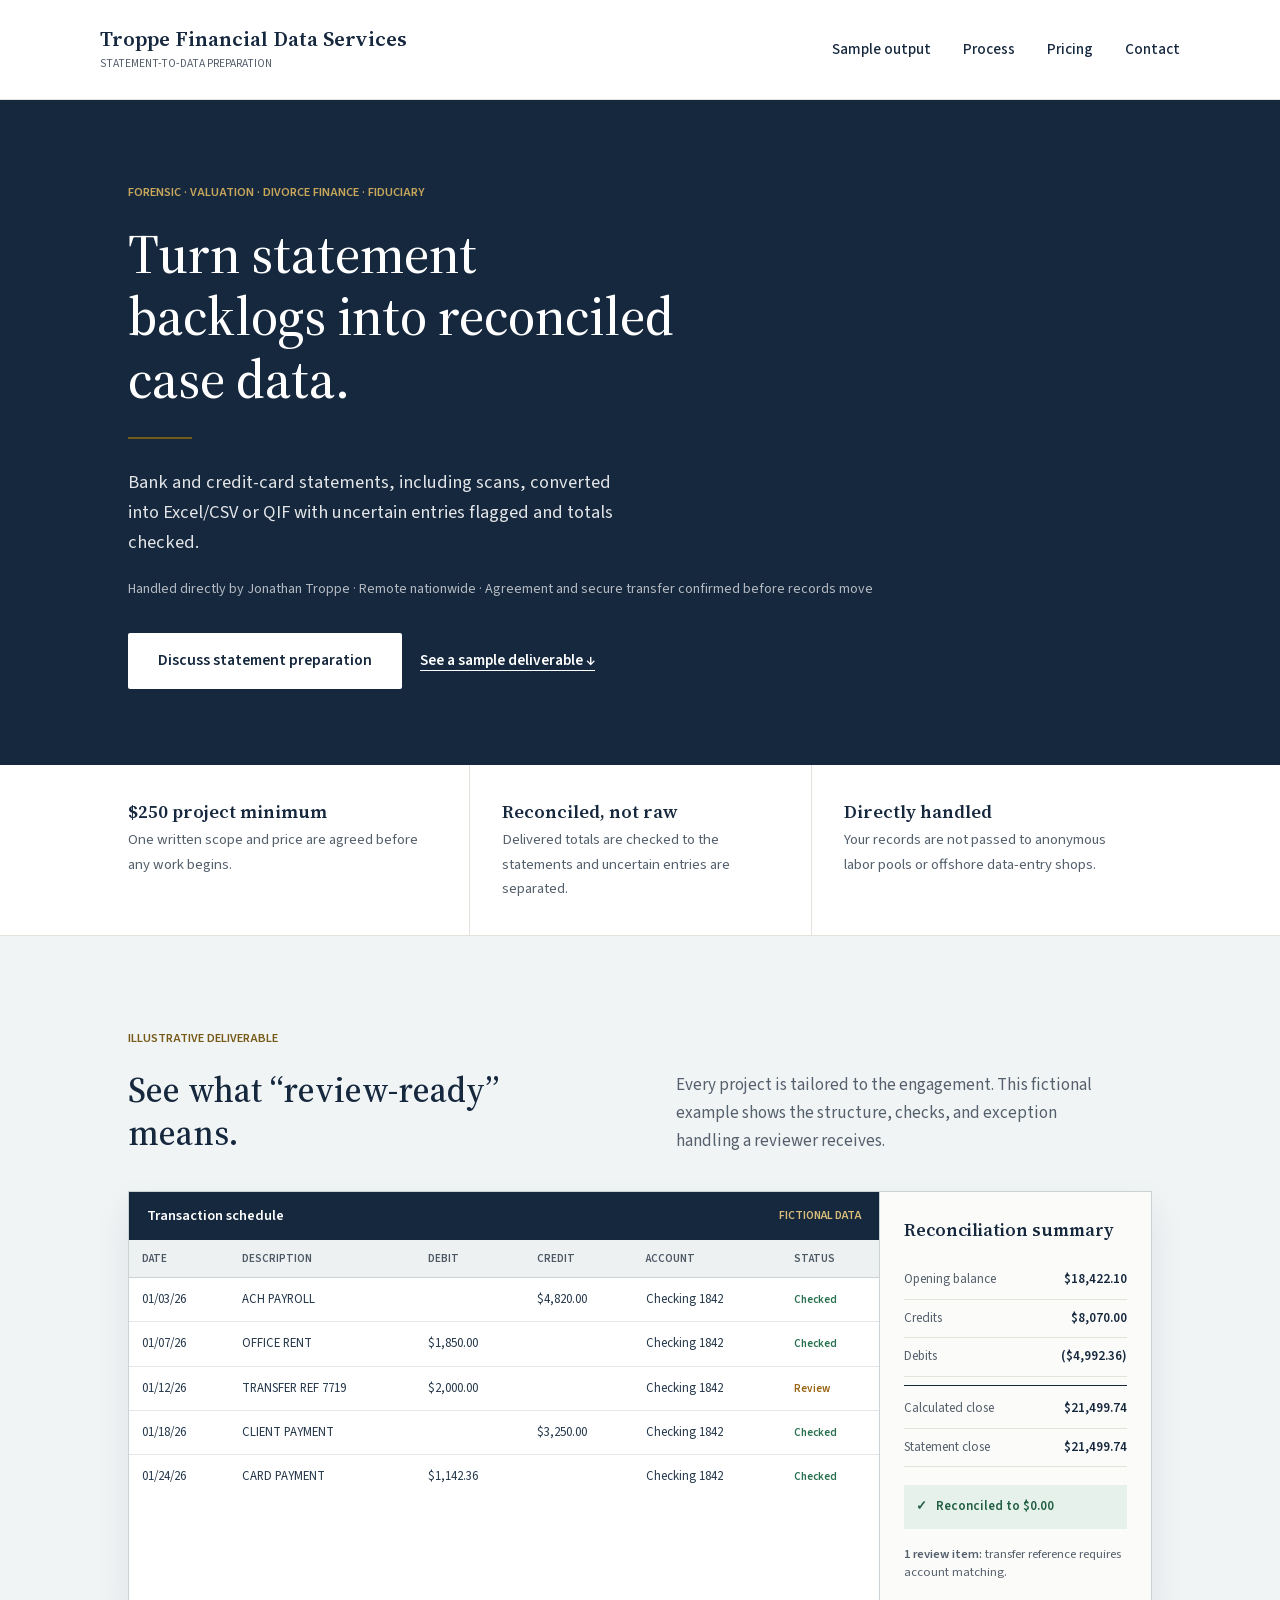
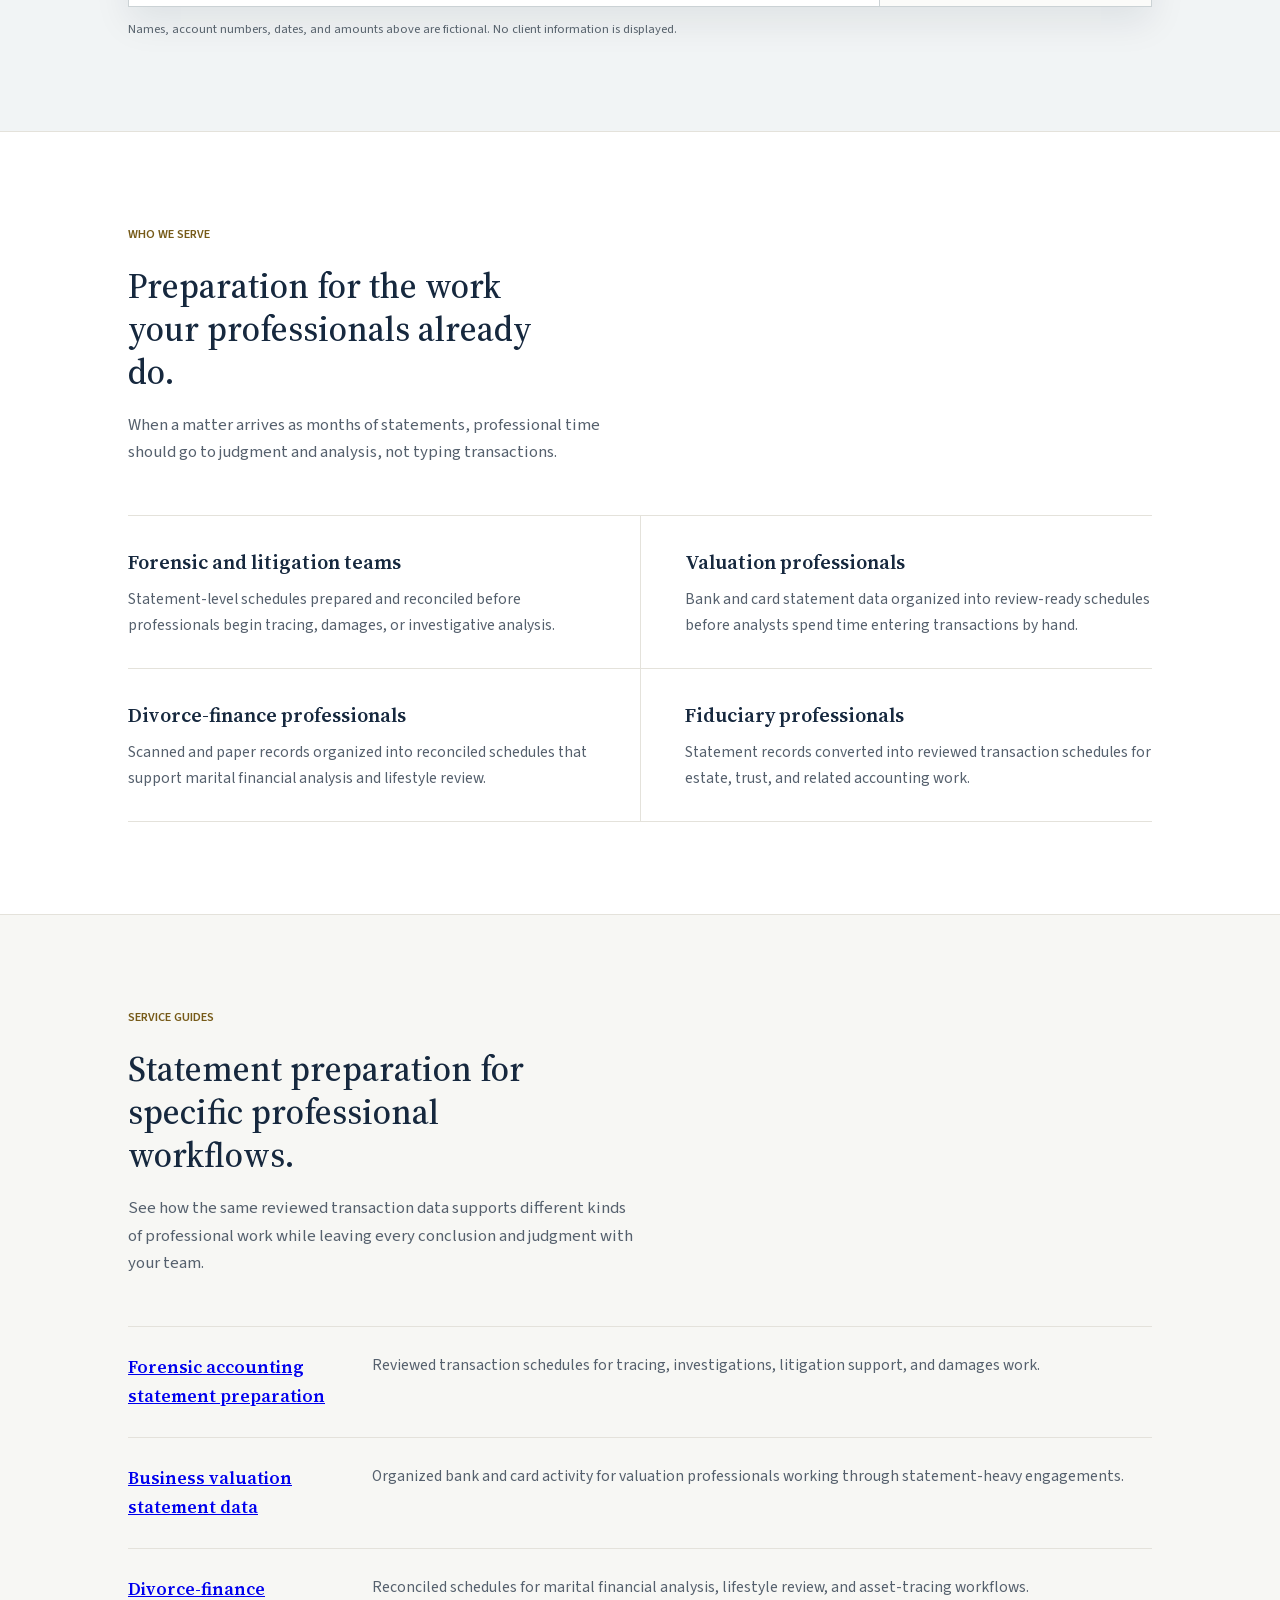
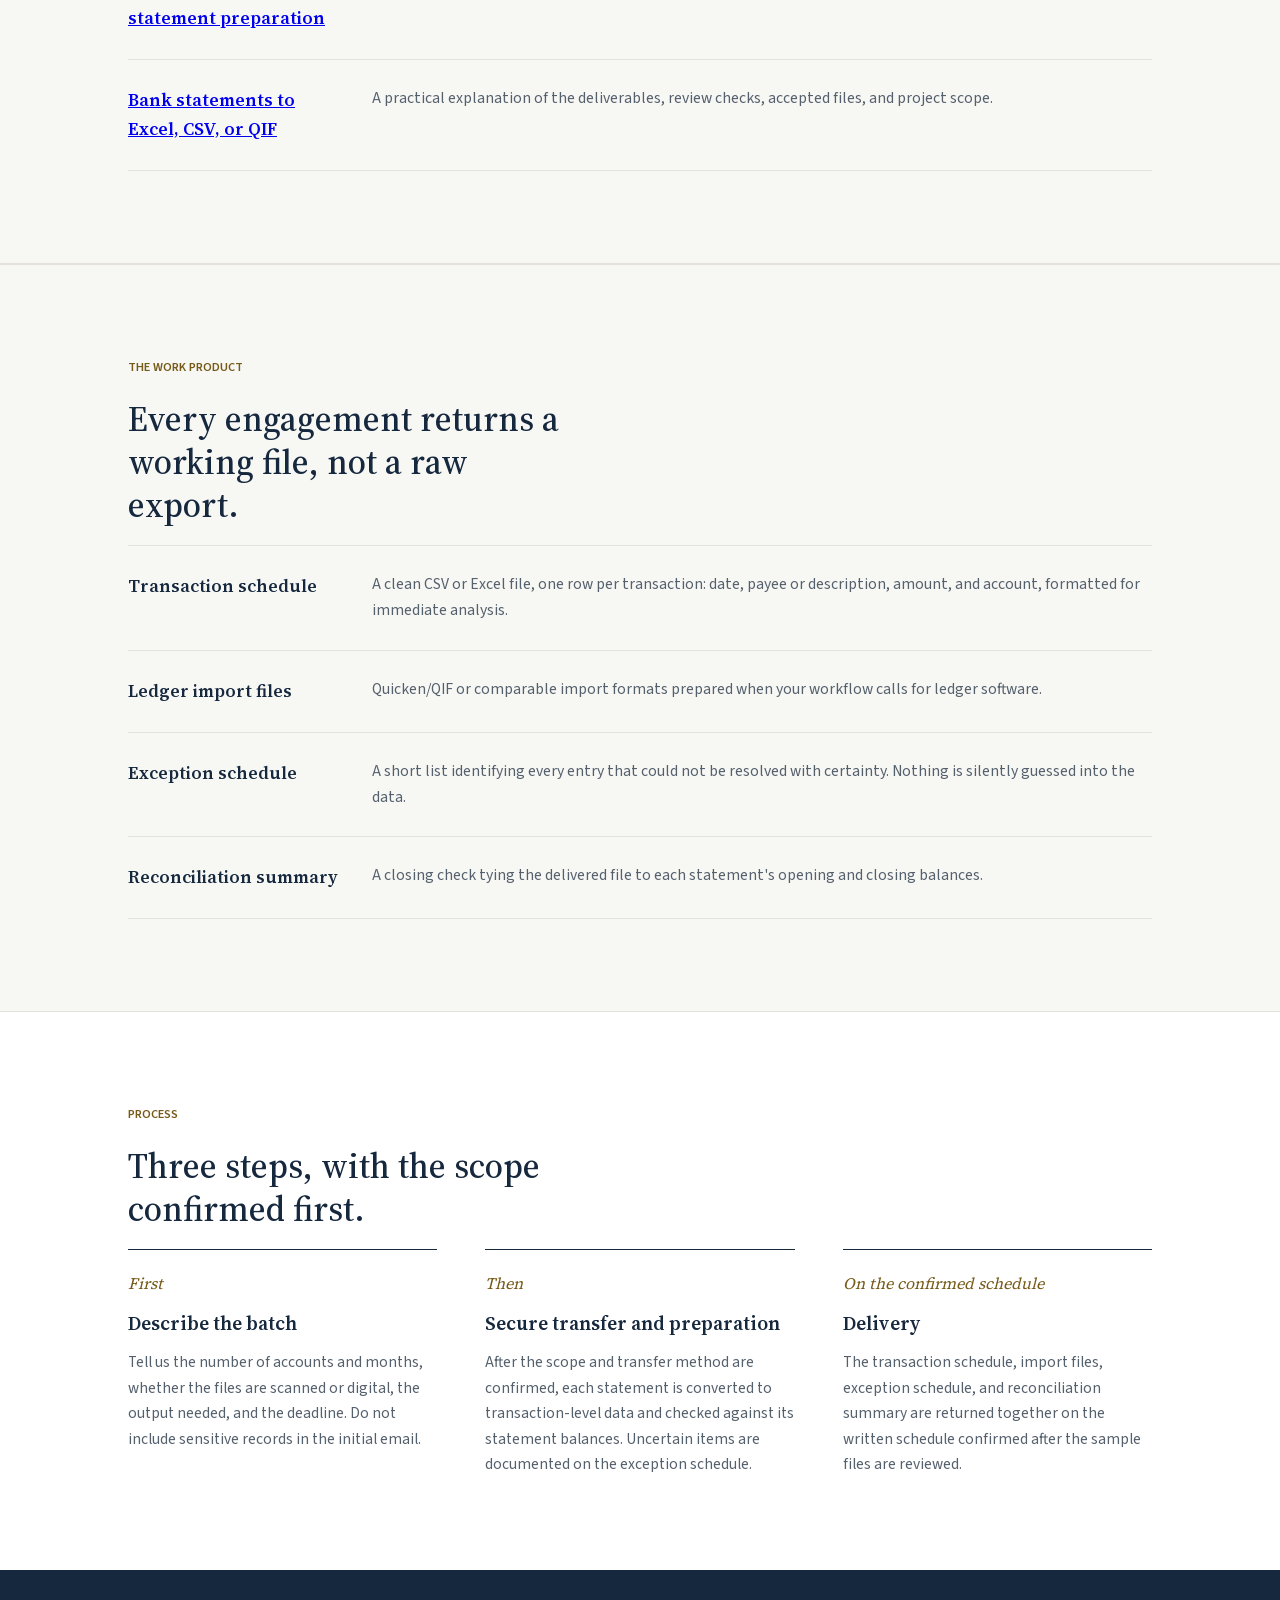
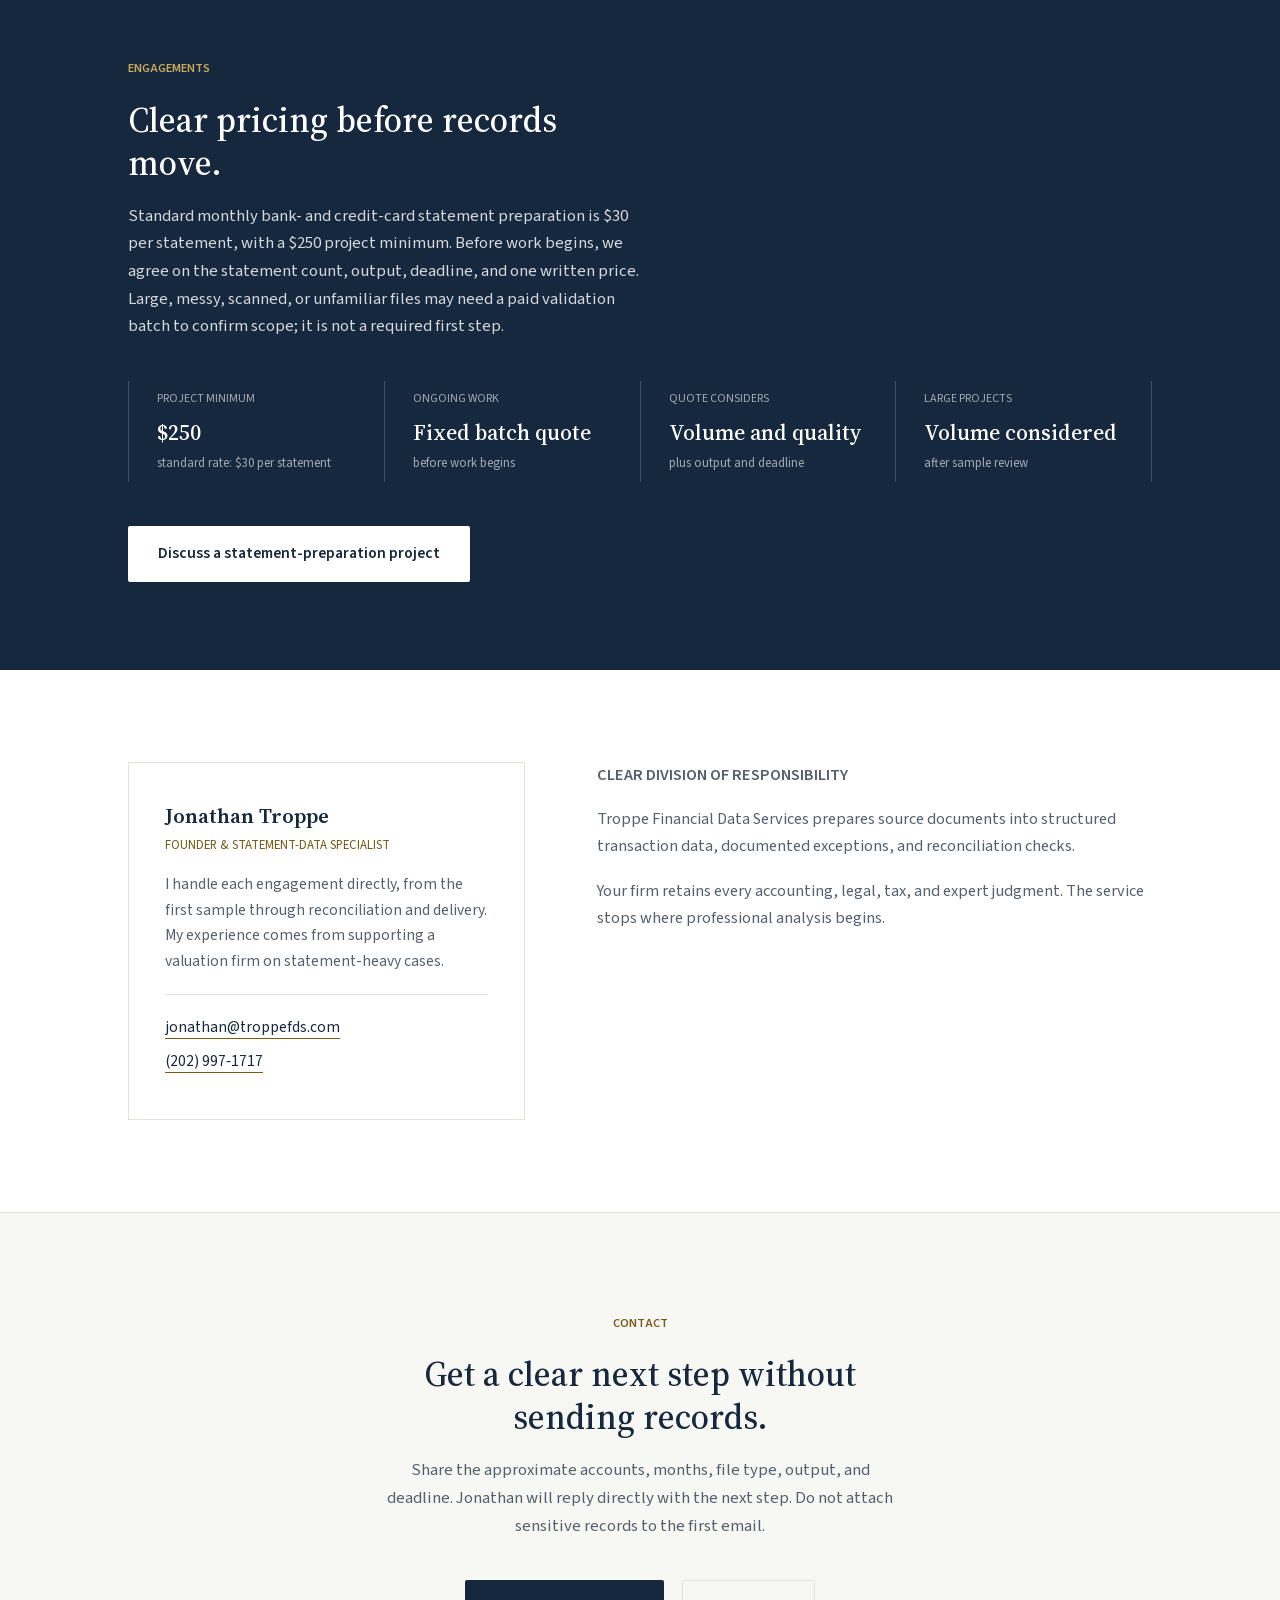
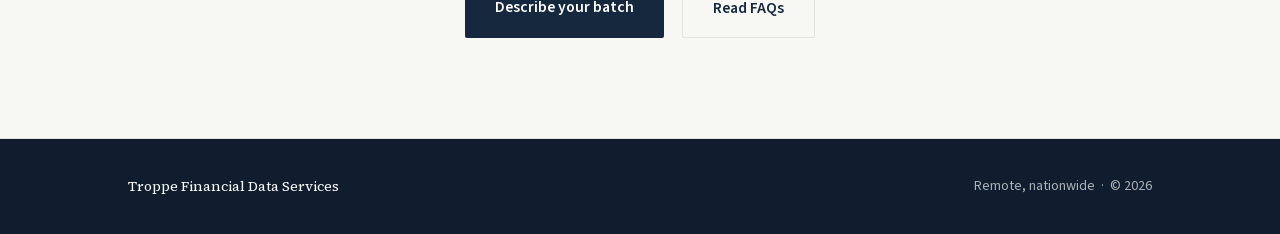
<file: index.html>
<!DOCTYPE html>
<html lang="en">
<head>
<meta charset="UTF-8">
<meta name="viewport" content="width=device-width, initial-scale=1.0">
<title>Statement Data for Forensic &amp; Valuation Teams | Troppe FDS</title>
<meta name="description" content="Reviewed bank and credit-card statement data in Excel, CSV, or QIF for forensic accounting, valuation, divorce-finance, and fiduciary teams.">
<link rel="canonical" href="https://troppefds.com/">
<meta property="og:title" content="Bank Statement Data Preparation | Troppe Financial Data Services">
<meta property="og:description" content="Reviewed, reconciled statement data for forensic, valuation, divorce-finance, and fiduciary teams. $30 per statement, $250 project minimum.">
<meta property="og:url" content="https://troppefds.com/">
<meta property="og:type" content="website">
<meta property="og:image" content="https://troppefds.com/assets/troppefds-preview.png">
<meta property="og:image:width" content="1200">
<meta property="og:image:height" content="630">
<meta name="twitter:card" content="summary_large_image">
<script type="application/ld+json">
{
  "@context": "https://schema.org",
  "@graph": [
    {
      "@type": "Organization",
      "@id": "https://troppefds.com/#organization",
      "name": "Troppe Financial Data Services",
      "url": "https://troppefds.com/",
      "logo": "https://troppefds.com/assets/troppefds-preview.png",
      "email": "jonathan@troppefds.com",
      "telephone": "+1-202-997-1717",
      "founder": {"@type": "Person", "name": "Jonathan Troppe"},
      "areaServed": "US",
      "description": "Reviewed bank- and credit-card statement data preparation for forensic accounting, business valuation, divorce-finance, and fiduciary teams."
    },
    {
      "@type": "WebSite",
      "@id": "https://troppefds.com/#website",
      "url": "https://troppefds.com/",
      "name": "Troppe Financial Data Services",
      "alternateName": "Troppe FDS",
      "publisher": {"@id": "https://troppefds.com/#organization"}
    },
    {
      "@type": "Service",
      "@id": "https://troppefds.com/#service",
      "name": "Bank and credit-card statement data preparation",
      "provider": {"@id": "https://troppefds.com/#organization"},
      "areaServed": "US",
      "serviceType": "Financial statement data preparation",
      "description": "Bank and credit-card statements converted into reviewed Excel, CSV, or QIF transaction data with exceptions flagged and totals checked."
    }
  ]
}
</script>
<link rel="icon" href="favicon.svg" type="image/svg+xml">
<link rel="preload" href="assets/fonts/source-sans-3-latin.woff2" as="font" type="font/woff2" crossorigin>
<link rel="preload" href="assets/fonts/source-serif-4-latin.woff2" as="font" type="font/woff2" crossorigin>
<link rel="stylesheet" href="styles.min.css">
</head>
<body>

<header>
  <div class="wrap header-inner">
    <a class="wordmark" href="#">
      <span class="name">Troppe Financial Data Services</span>
      <span class="tag">Statement-to-data preparation</span>
    </a>
    <nav aria-label="Main">
      <a href="#sample">Sample output</a>
      <a href="#process">Process</a>
      <a href="#pilot">Pricing</a>
      <a href="contact.html">Contact</a>
    </nav>
  </div>
</header>

<main>
  <div class="hero">
    <div class="wrap">
      <p class="eyebrow">Forensic &middot; valuation &middot; divorce finance &middot; fiduciary</p>
      <h1>Turn statement backlogs into reconciled case data.</h1>
      <div class="hero-rule" aria-hidden="true"></div>
      <p class="lede">Bank and credit-card statements, including scans, converted into Excel/CSV or QIF with uncertain entries flagged and totals checked.</p>
      <p class="hero-proof">Handled directly by Jonathan Troppe &middot; Remote nationwide &middot; Agreement and secure transfer confirmed before records move</p>
      <div class="cta-row">
        <a class="btn btn-light" href="mailto:jonathan@troppefds.com?subject=Website%20%7C%20statement%20preparation%20inquiry&amp;body=Hi%20Jonathan%2C%0A%0AI%27d%20like%20to%20discuss%20a%20statement-preparation%20project.%0A%0AAccounts%3A%0AMonths%3A%0AFiles%3A%20digital%20PDFs%20or%20scans%0AOutput%3A%20Excel%2FCSV%2C%20QIF%2C%20or%20both%0ADeadline%3A%0A">Discuss statement preparation</a>
        <a class="hero-link" href="#sample">See a sample deliverable <span aria-hidden="true">&darr;</span></a>
      </div>
    </div>
  </div>

  <div class="assurance">
    <div class="wrap assurance-grid">
      <div class="assurance-cell">
        <h2>$250 project minimum</h2>
        <p>One written scope and price are agreed before any work begins.</p>
      </div>
      <div class="assurance-cell">
        <h2>Reconciled, not raw</h2>
        <p>Delivered totals are checked to the statements and uncertain entries are separated.</p>
      </div>
      <div class="assurance-cell">
        <h2>Directly handled</h2>
        <p>Your records are not passed to anonymous labor pools or offshore data-entry shops.</p>
      </div>
    </div>
  </div>

  <section class="sample-section" id="sample">
    <div class="wrap">
      <div class="sample-heading">
        <div>
          <p class="eyebrow">Illustrative deliverable</p>
          <h2>See what “review-ready” means.</h2>
        </div>
        <p>Every project is tailored to the engagement. This fictional example shows the structure, checks, and exception handling a reviewer receives.</p>
      </div>
      <div class="sample-shell" role="group" aria-label="Fictional sample transaction schedule and reconciliation summary">
        <div class="sample-data">
          <div class="sample-toolbar">
            <span>Transaction schedule</span>
            <span>Fictional data</span>
          </div>
          <div class="table-scroll">
            <table>
              <thead><tr><th>Date</th><th>Description</th><th>Debit</th><th>Credit</th><th>Account</th><th>Status</th></tr></thead>
              <tbody>
                <tr><td>01/03/26</td><td>ACH PAYROLL</td><td></td><td>$4,820.00</td><td>Checking 1842</td><td><span class="status-ok">Checked</span></td></tr>
                <tr><td>01/07/26</td><td>OFFICE RENT</td><td>$1,850.00</td><td></td><td>Checking 1842</td><td><span class="status-ok">Checked</span></td></tr>
                <tr><td>01/12/26</td><td>TRANSFER REF 7719</td><td>$2,000.00</td><td></td><td>Checking 1842</td><td><span class="status-flag">Review</span></td></tr>
                <tr><td>01/18/26</td><td>CLIENT PAYMENT</td><td></td><td>$3,250.00</td><td>Checking 1842</td><td><span class="status-ok">Checked</span></td></tr>
                <tr><td>01/24/26</td><td>CARD PAYMENT</td><td>$1,142.36</td><td></td><td>Checking 1842</td><td><span class="status-ok">Checked</span></td></tr>
              </tbody>
            </table>
          </div>
        </div>
        <aside class="recon-panel">
          <p class="recon-label">Reconciliation summary</p>
          <dl>
            <div><dt>Opening balance</dt><dd>$18,422.10</dd></div>
            <div><dt>Credits</dt><dd>$8,070.00</dd></div>
            <div><dt>Debits</dt><dd>($4,992.36)</dd></div>
            <div class="recon-total"><dt>Calculated close</dt><dd>$21,499.74</dd></div>
            <div><dt>Statement close</dt><dd>$21,499.74</dd></div>
          </dl>
          <div class="recon-result"><span aria-hidden="true">&#10003;</span> Reconciled to $0.00</div>
          <p class="exception-note"><strong>1 review item:</strong> transfer reference requires account matching.</p>
        </aside>
      </div>
      <p class="sample-caption">Names, account numbers, dates, and amounts above are fictional. No client information is displayed.</p>
    </div>
  </section>

  <section id="services">
    <div class="wrap">
      <p class="eyebrow">Who we serve</p>
      <h2>Preparation for the work your professionals already do.</h2>
      <p class="section-intro">When a matter arrives as months of statements, professional time should go to judgment and analysis, not typing transactions.</p>
      <div class="clients-grid">
        <div class="client">
          <h3>Forensic and litigation teams</h3>
          <p>Statement-level schedules prepared and reconciled before professionals begin tracing, damages, or investigative analysis.</p>
        </div>
        <div class="client">
          <h3>Valuation professionals</h3>
          <p>Bank and card statement data organized into review-ready schedules before analysts spend time entering transactions by hand.</p>
        </div>
        <div class="client">
          <h3>Divorce-finance professionals</h3>
          <p>Scanned and paper records organized into reconciled schedules that support marital financial analysis and lifestyle review.</p>
        </div>
        <div class="client">
          <h3>Fiduciary professionals</h3>
          <p>Statement records converted into reviewed transaction schedules for estate, trust, and related accounting work.</p>
        </div>
      </div>
    </div>
  </section>

  <section class="soft" id="service-guides">
    <div class="wrap">
      <p class="eyebrow">Service guides</p>
      <h2>Statement preparation for specific professional workflows.</h2>
      <p class="section-intro">See how the same reviewed transaction data supports different kinds of professional work while leaving every conclusion and judgment with your team.</p>
      <ul class="deliver-list">
        <li>
          <h3><a href="forensic-accounting-statement-preparation.html">Forensic accounting statement preparation</a></h3>
          <p>Reviewed transaction schedules for tracing, investigations, litigation support, and damages work.</p>
        </li>
        <li>
          <h3><a href="business-valuation-statement-data.html">Business valuation statement data</a></h3>
          <p>Organized bank and card activity for valuation professionals working through statement-heavy engagements.</p>
        </li>
        <li>
          <h3><a href="divorce-financial-statement-preparation.html">Divorce-finance statement preparation</a></h3>
          <p>Reconciled schedules for marital financial analysis, lifestyle review, and asset-tracing workflows.</p>
        </li>
        <li>
          <h3><a href="bank-statements-to-excel.html">Bank statements to Excel, CSV, or QIF</a></h3>
          <p>A practical explanation of the deliverables, review checks, accepted files, and project scope.</p>
        </li>
      </ul>
    </div>
  </section>

  <section class="soft" id="deliverables">
    <div class="wrap">
      <p class="eyebrow">The work product</p>
      <h2>Every engagement returns a working file, not a raw export.</h2>
      <ul class="deliver-list">
        <li>
          <h3>Transaction schedule</h3>
          <p>A clean CSV or Excel file, one row per transaction: date, payee or description, amount, and account, formatted for immediate analysis.</p>
        </li>
        <li>
          <h3>Ledger import files</h3>
          <p>Quicken/QIF or comparable import formats prepared when your workflow calls for ledger software.</p>
        </li>
        <li>
          <h3>Exception schedule</h3>
          <p>A short list identifying every entry that could not be resolved with certainty. Nothing is silently guessed into the data.</p>
        </li>
        <li>
          <h3>Reconciliation summary</h3>
          <p>A closing check tying the delivered file to each statement's opening and closing balances.</p>
        </li>
      </ul>
    </div>
  </section>

  <section id="process">
    <div class="wrap">
      <p class="eyebrow">Process</p>
      <h2>Three steps, with the scope confirmed first.</h2>
      <div class="steps">
        <div class="step">
          <span class="step-label">First</span>
          <h3>Describe the batch</h3>
          <p>Tell us the number of accounts and months, whether the files are scanned or digital, the output needed, and the deadline. Do not include sensitive records in the initial email.</p>
        </div>
        <div class="step">
          <span class="step-label">Then</span>
          <h3>Secure transfer and preparation</h3>
          <p>After the scope and transfer method are confirmed, each statement is converted to transaction-level data and checked against its statement balances. Uncertain items are documented on the exception schedule.</p>
        </div>
        <div class="step">
          <span class="step-label">On the confirmed schedule</span>
          <h3>Delivery</h3>
          <p>The transaction schedule, import files, exception schedule, and reconciliation summary are returned together on the written schedule confirmed after the sample files are reviewed.</p>
        </div>
      </div>
    </div>
  </section>

  <div class="pilot-band" id="pilot">
    <div class="wrap">
      <p class="eyebrow">Engagements</p>
      <h2>Clear pricing before records move.</h2>
      <p class="section-intro">Standard monthly bank- and credit-card statement preparation is $30 per statement, with a $250 project minimum. Before work begins, we agree on the statement count, output, deadline, and one written price. Large, messy, scanned, or unfamiliar files may need a paid validation batch to confirm scope; it is not a required first step.</p>
      <div class="terms">
        <div class="term"><span class="k">Project minimum</span><span class="v">$250</span><span class="u">standard rate: $30 per statement</span></div>
        <div class="term"><span class="k">Ongoing work</span><span class="v">Fixed batch quote</span><span class="u">before work begins</span></div>
        <div class="term"><span class="k">Quote considers</span><span class="v">Volume and quality</span><span class="u">plus output and deadline</span></div>
        <div class="term"><span class="k">Large projects</span><span class="v">Volume considered</span><span class="u">after sample review</span></div>
      </div>
      <a class="btn btn-light" href="mailto:jonathan@troppefds.com?subject=Website%20%7C%20statement%20preparation%20inquiry&amp;body=Hi%20Jonathan%2C%0A%0AI%27d%20like%20to%20discuss%20a%20statement-preparation%20project.%0A%0AAccounts%3A%0AMonths%3A%0AFiles%3A%20digital%20PDFs%20or%20scans%0AOutput%3A%20Excel%2FCSV%2C%20QIF%2C%20or%20both%0ADeadline%3A%0A">Discuss a statement-preparation project</a>
    </div>
  </div>

  <section id="practice">
    <div class="wrap principal-grid">
      <div class="principal-card">
        <div class="p-name">Jonathan Troppe</div>
        <div class="p-role">Founder &amp; statement-data specialist</div>
        <p class="principal-summary">I handle each engagement directly, from the first sample through reconciliation and delivery. My experience comes from supporting a valuation firm on statement-heavy cases.</p>
        <div class="p-contact">
          <div><a href="mailto:jonathan@troppefds.com">jonathan@troppefds.com</a></div>
          <div><a href="tel:+12029971717">(202)&nbsp;997&#8209;1717</a></div>
        </div>
      </div>
      <div class="principal-body">
        <p class="eyebrow eyebrow-compact">Clear division of responsibility</p>
        <p>Troppe Financial Data Services prepares source documents into structured transaction data, documented exceptions, and reconciliation checks.</p>
        <p>Your firm retains every accounting, legal, tax, and expert judgment. The service stops where professional analysis begins.</p>
      </div>
    </div>
  </section>

  <section class="contact soft" id="contact">
    <div class="wrap">
      <p class="eyebrow">Contact</p>
      <h2>Get a clear next step without sending records.</h2>
      <p class="section-intro">Share the approximate accounts, months, file type, output, and deadline. Jonathan will reply directly with the next step. Do not attach sensitive records to the first email.</p>
      <div class="contact-actions">
        <a class="btn btn-navy" href="mailto:jonathan@troppefds.com?subject=Website%20%7C%20Statement%20batch%20inquiry&amp;body=Hi%20Jonathan%2C%0A%0AAccounts%3A%0AMonths%3A%0AFiles%3A%20digital%20PDFs%20or%20scans%0AOutput%3A%20Excel%2FCSV%2C%20QIF%2C%20or%20both%0ADeadline%3A%0A">Describe your batch</a>
        <a class="btn btn-line" href="contact.html">Read FAQs</a>
      </div>
    </div>
  </section>
</main>

<footer>
  <div class="wrap footer-inner">
    <span class="fm">Troppe Financial Data Services</span>
    <span>Remote, nationwide &nbsp;&#183;&nbsp; &#169; 2026</span>
  </div>
</footer>

</body>
</html>
</file>
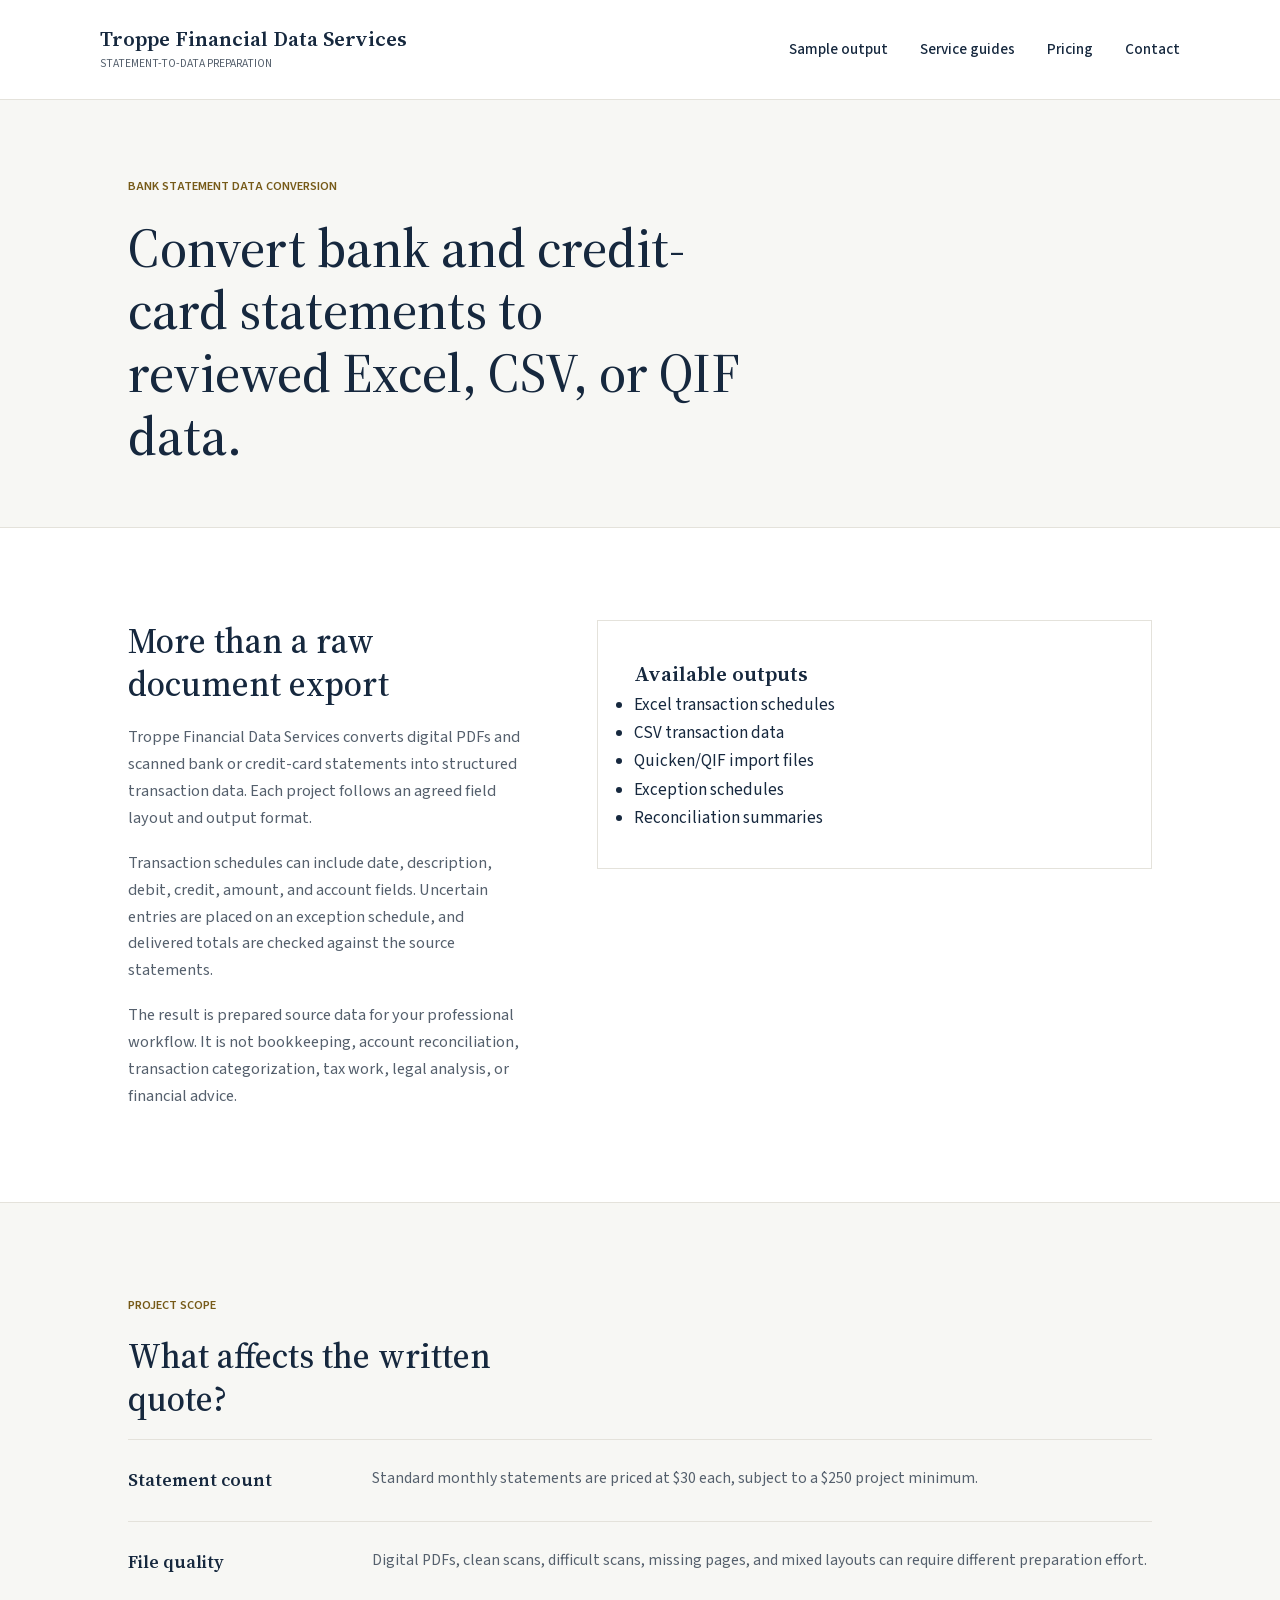
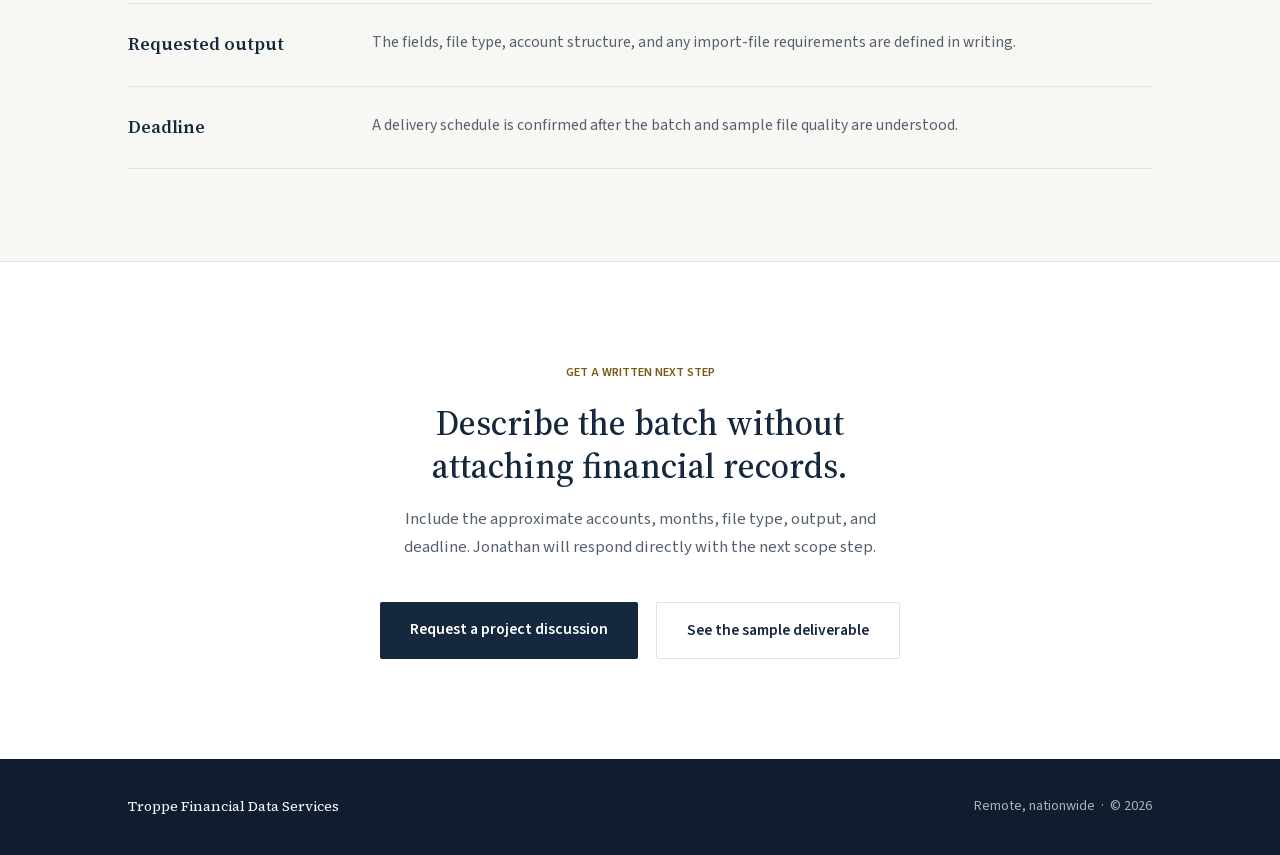
<file: bank-statements-to-excel.html>
<!DOCTYPE html>
<html lang="en">
<head>
<meta charset="UTF-8">
<meta name="viewport" content="width=device-width, initial-scale=1.0">
<title>Convert Bank Statements to Excel, CSV or QIF | Troppe FDS</title>
<meta name="description" content="Bank and credit-card statements converted into reviewed Excel, CSV, or QIF transaction data with exceptions flagged and statement totals checked.">
<link rel="canonical" href="https://troppefds.com/bank-statements-to-excel.html">
<meta property="og:title" content="Convert Bank Statements to Excel, CSV or QIF | Troppe FDS">
<meta property="og:description" content="Reviewed transaction data from digital or scanned bank and credit-card statements.">
<meta property="og:url" content="https://troppefds.com/bank-statements-to-excel.html">
<meta property="og:type" content="website">
<meta property="og:image" content="https://troppefds.com/assets/troppefds-preview.png">
<meta name="twitter:card" content="summary_large_image">
<link rel="icon" href="favicon.svg" type="image/svg+xml">
<link rel="stylesheet" href="styles.min.css">
<script type="application/ld+json">
{"@context":"https://schema.org","@type":"Service","name":"Bank statement to Excel, CSV, or QIF conversion","url":"https://troppefds.com/bank-statements-to-excel.html","provider":{"@type":"Organization","name":"Troppe Financial Data Services","url":"https://troppefds.com/"},"areaServed":"US","serviceType":"Reviewed bank and credit-card statement data preparation","offers":{"@type":"Offer","priceCurrency":"USD","description":"$30 per standard monthly statement with a $250 project minimum"}}
</script>
</head>
<body>
<header><div class="wrap header-inner"><a class="wordmark" href="index.html"><span class="name">Troppe Financial Data Services</span><span class="tag">Statement-to-data preparation</span></a><nav aria-label="Main"><a href="index.html#sample">Sample output</a><a href="index.html#service-guides">Service guides</a><a href="index.html#pilot">Pricing</a><a href="contact.html">Contact</a></nav></div></header>
<main>
  <div class="page-title"><div class="wrap"><p class="eyebrow">Bank statement data conversion</p><h1 class="page-heading">Convert bank and credit-card statements to reviewed Excel, CSV, or QIF data.</h1></div></div>
  <section><div class="wrap principal-grid"><div class="principal-body"><h2>More than a raw document export</h2><p>Troppe Financial Data Services converts digital PDFs and scanned bank or credit-card statements into structured transaction data. Each project follows an agreed field layout and output format.</p><p>Transaction schedules can include date, description, debit, credit, amount, and account fields. Uncertain entries are placed on an exception schedule, and delivered totals are checked against the source statements.</p><p>The result is prepared source data for your professional workflow. It is not bookkeeping, account reconciliation, transaction categorization, tax work, legal analysis, or financial advice.</p></div><div class="principal-card"><div class="p-name">Available outputs</div><ul><li>Excel transaction schedules</li><li>CSV transaction data</li><li>Quicken/QIF import files</li><li>Exception schedules</li><li>Reconciliation summaries</li></ul></div></div></section>
  <section class="soft"><div class="wrap"><p class="eyebrow">Project scope</p><h2>What affects the written quote?</h2><ul class="deliver-list"><li><h3>Statement count</h3><p>Standard monthly statements are priced at $30 each, subject to a $250 project minimum.</p></li><li><h3>File quality</h3><p>Digital PDFs, clean scans, difficult scans, missing pages, and mixed layouts can require different preparation effort.</p></li><li><h3>Requested output</h3><p>The fields, file type, account structure, and any import-file requirements are defined in writing.</p></li><li><h3>Deadline</h3><p>A delivery schedule is confirmed after the batch and sample file quality are understood.</p></li></ul></div></section>
  <section class="contact"><div class="wrap"><p class="eyebrow">Get a written next step</p><h2>Describe the batch without attaching financial records.</h2><p class="section-intro">Include the approximate accounts, months, file type, output, and deadline. Jonathan will respond directly with the next scope step.</p><div class="contact-actions"><a class="btn btn-navy" href="mailto:jonathan@troppefds.com?subject=Bank%20statements%20to%20Excel%20or%20QIF">Request a project discussion</a><a class="btn btn-line" href="index.html#sample">See the sample deliverable</a></div></div></section>
</main>
<footer><div class="wrap footer-inner"><span class="fm">Troppe Financial Data Services</span><span>Remote, nationwide &nbsp;&#183;&nbsp; &#169; 2026</span></div></footer>
</body>
</html>
</file>
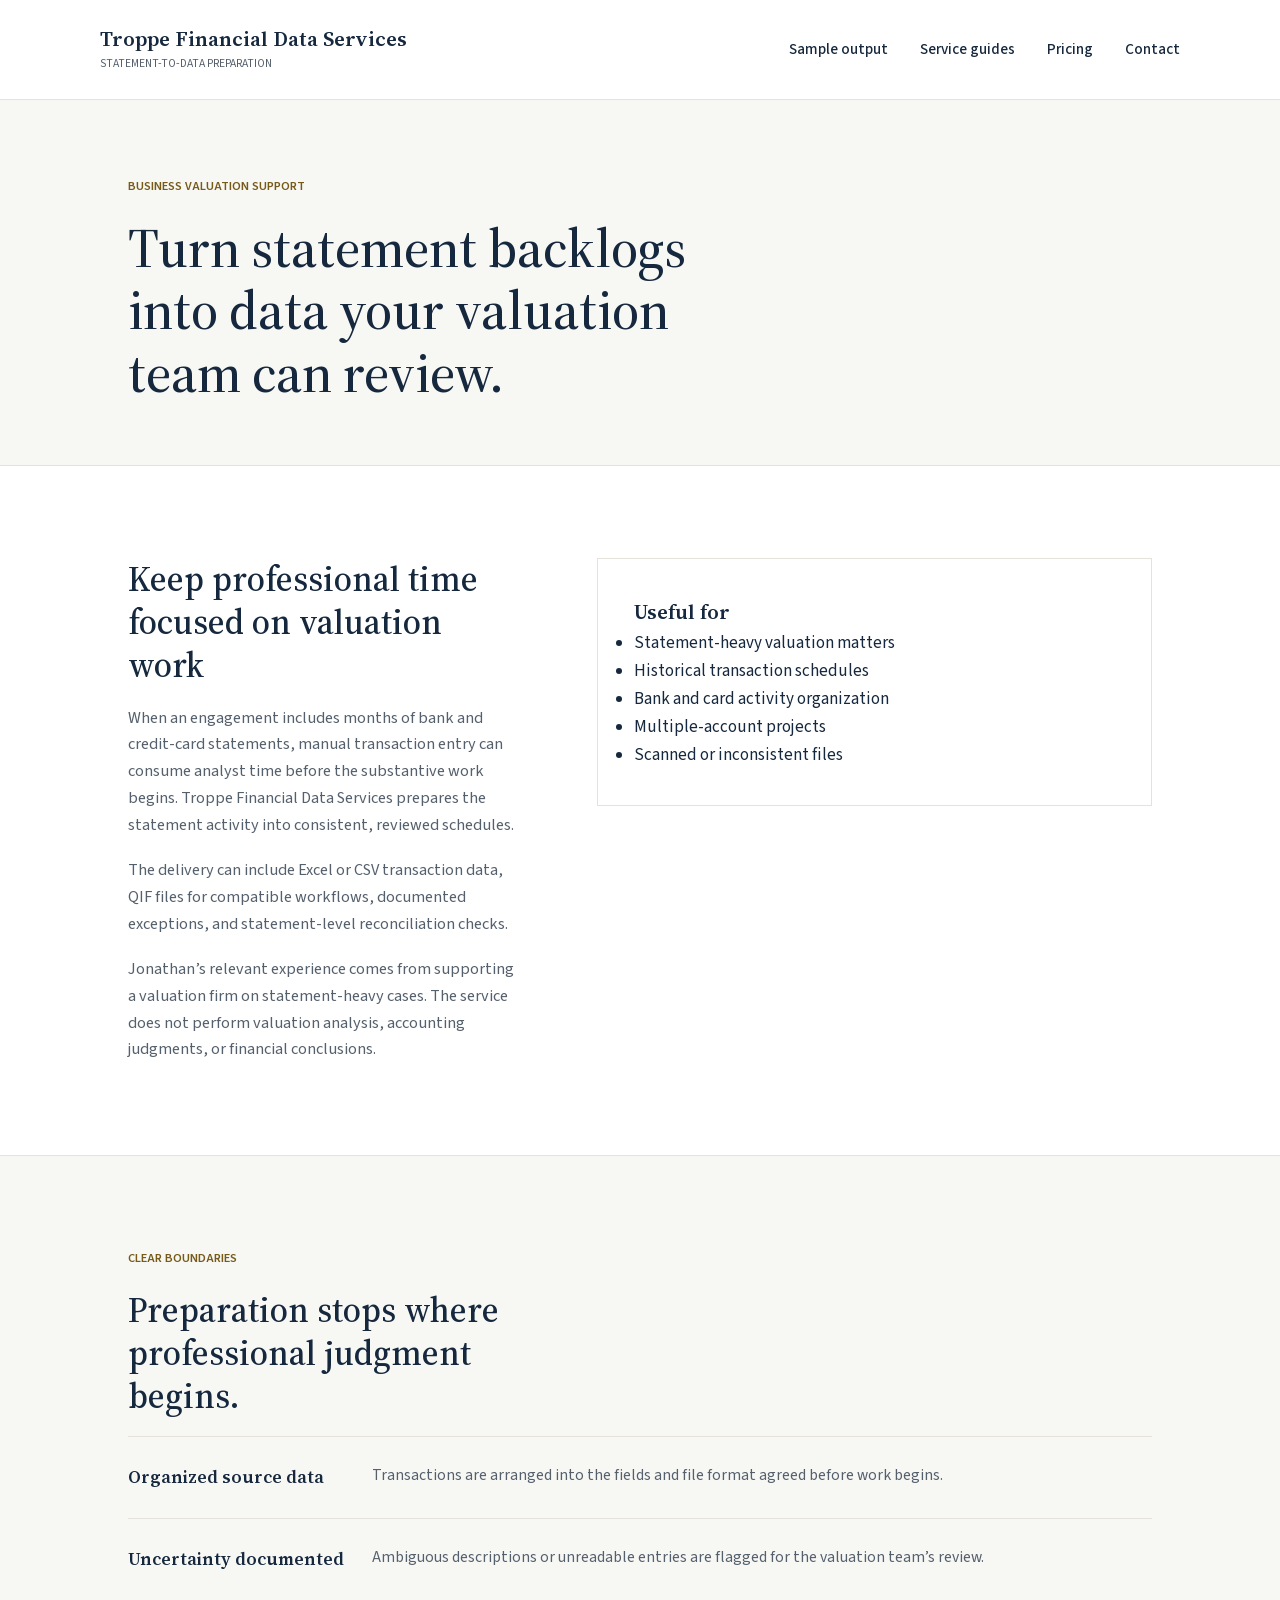
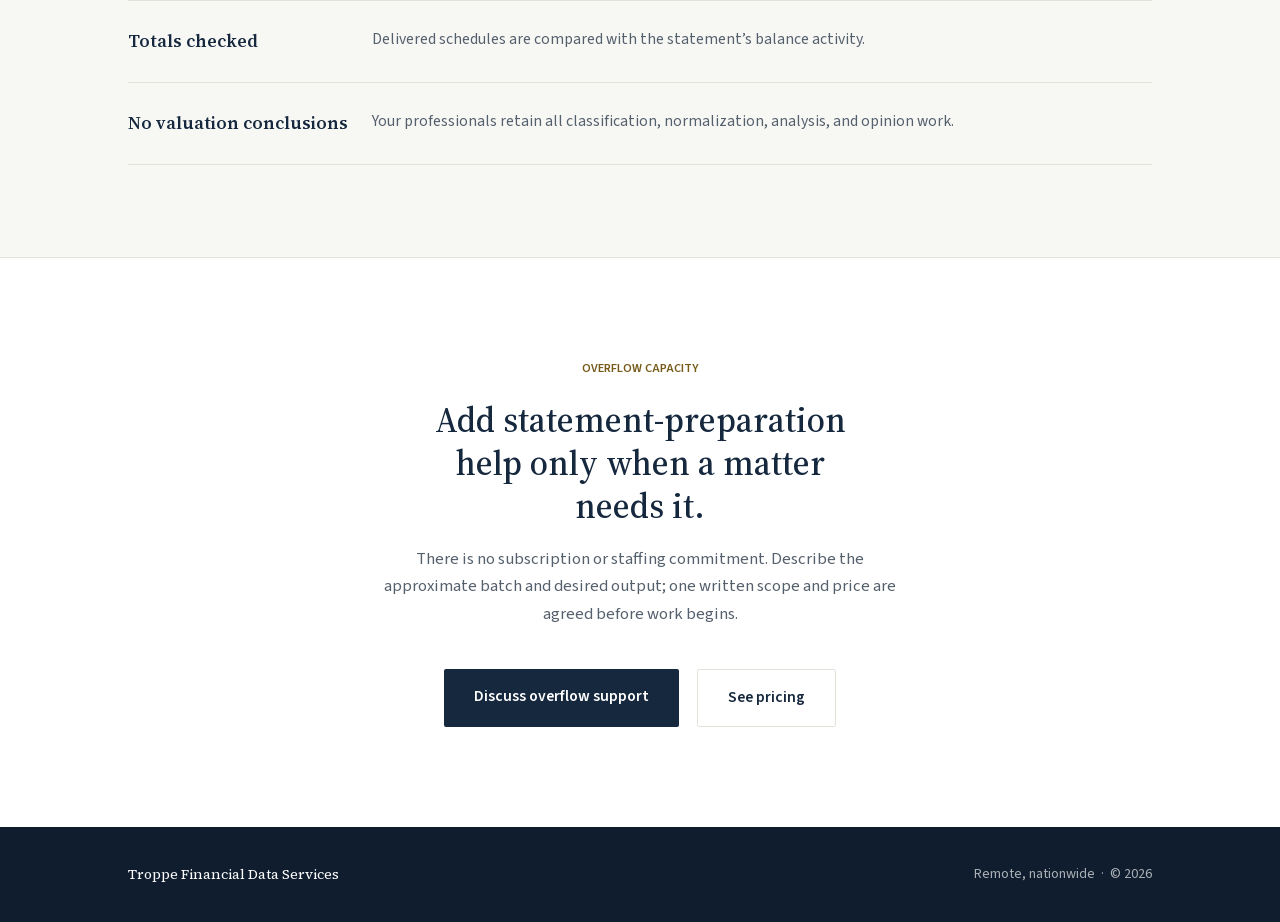
<file: business-valuation-statement-data.html>
<!DOCTYPE html>
<html lang="en">
<head>
<meta charset="UTF-8">
<meta name="viewport" content="width=device-width, initial-scale=1.0">
<title>Business Valuation Statement Data Preparation | Troppe FDS</title>
<meta name="description" content="Bank and credit-card statement data organized into reviewed Excel, CSV, or QIF schedules for business valuation professionals and analysts.">
<link rel="canonical" href="https://troppefds.com/business-valuation-statement-data.html">
<meta property="og:title" content="Business Valuation Statement Data Preparation | Troppe FDS">
<meta property="og:description" content="Reviewed statement data for valuation professionals working through transaction-heavy engagements.">
<meta property="og:url" content="https://troppefds.com/business-valuation-statement-data.html">
<meta property="og:type" content="website">
<meta property="og:image" content="https://troppefds.com/assets/troppefds-preview.png">
<meta name="twitter:card" content="summary_large_image">
<link rel="icon" href="favicon.svg" type="image/svg+xml">
<link rel="stylesheet" href="styles.min.css">
<script type="application/ld+json">
{"@context":"https://schema.org","@type":"Service","name":"Business valuation statement data preparation","url":"https://troppefds.com/business-valuation-statement-data.html","provider":{"@type":"Organization","name":"Troppe Financial Data Services","url":"https://troppefds.com/"},"areaServed":"US","serviceType":"Bank and credit-card statement data preparation for business valuation teams"}
</script>
</head>
<body>
<header><div class="wrap header-inner"><a class="wordmark" href="index.html"><span class="name">Troppe Financial Data Services</span><span class="tag">Statement-to-data preparation</span></a><nav aria-label="Main"><a href="index.html#sample">Sample output</a><a href="index.html#service-guides">Service guides</a><a href="index.html#pilot">Pricing</a><a href="contact.html">Contact</a></nav></div></header>
<main>
  <div class="page-title"><div class="wrap"><p class="eyebrow">Business valuation support</p><h1 class="page-heading">Turn statement backlogs into data your valuation team can review.</h1></div></div>
  <section><div class="wrap principal-grid"><div class="principal-body"><h2>Keep professional time focused on valuation work</h2><p>When an engagement includes months of bank and credit-card statements, manual transaction entry can consume analyst time before the substantive work begins. Troppe Financial Data Services prepares the statement activity into consistent, reviewed schedules.</p><p>The delivery can include Excel or CSV transaction data, QIF files for compatible workflows, documented exceptions, and statement-level reconciliation checks.</p><p>Jonathan’s relevant experience comes from supporting a valuation firm on statement-heavy cases. The service does not perform valuation analysis, accounting judgments, or financial conclusions.</p></div><div class="principal-card"><div class="p-name">Useful for</div><ul><li>Statement-heavy valuation matters</li><li>Historical transaction schedules</li><li>Bank and card activity organization</li><li>Multiple-account projects</li><li>Scanned or inconsistent files</li></ul></div></div></section>
  <section class="soft"><div class="wrap"><p class="eyebrow">Clear boundaries</p><h2>Preparation stops where professional judgment begins.</h2><ul class="deliver-list"><li><h3>Organized source data</h3><p>Transactions are arranged into the fields and file format agreed before work begins.</p></li><li><h3>Uncertainty documented</h3><p>Ambiguous descriptions or unreadable entries are flagged for the valuation team’s review.</p></li><li><h3>Totals checked</h3><p>Delivered schedules are compared with the statement’s balance activity.</p></li><li><h3>No valuation conclusions</h3><p>Your professionals retain all classification, normalization, analysis, and opinion work.</p></li></ul></div></section>
  <section class="contact"><div class="wrap"><p class="eyebrow">Overflow capacity</p><h2>Add statement-preparation help only when a matter needs it.</h2><p class="section-intro">There is no subscription or staffing commitment. Describe the approximate batch and desired output; one written scope and price are agreed before work begins.</p><div class="contact-actions"><a class="btn btn-navy" href="mailto:jonathan@troppefds.com?subject=Business%20valuation%20statement%20data">Discuss overflow support</a><a class="btn btn-line" href="index.html#pilot">See pricing</a></div></div></section>
</main>
<footer><div class="wrap footer-inner"><span class="fm">Troppe Financial Data Services</span><span>Remote, nationwide &nbsp;&#183;&nbsp; &#169; 2026</span></div></footer>
</body>
</html>
</file>
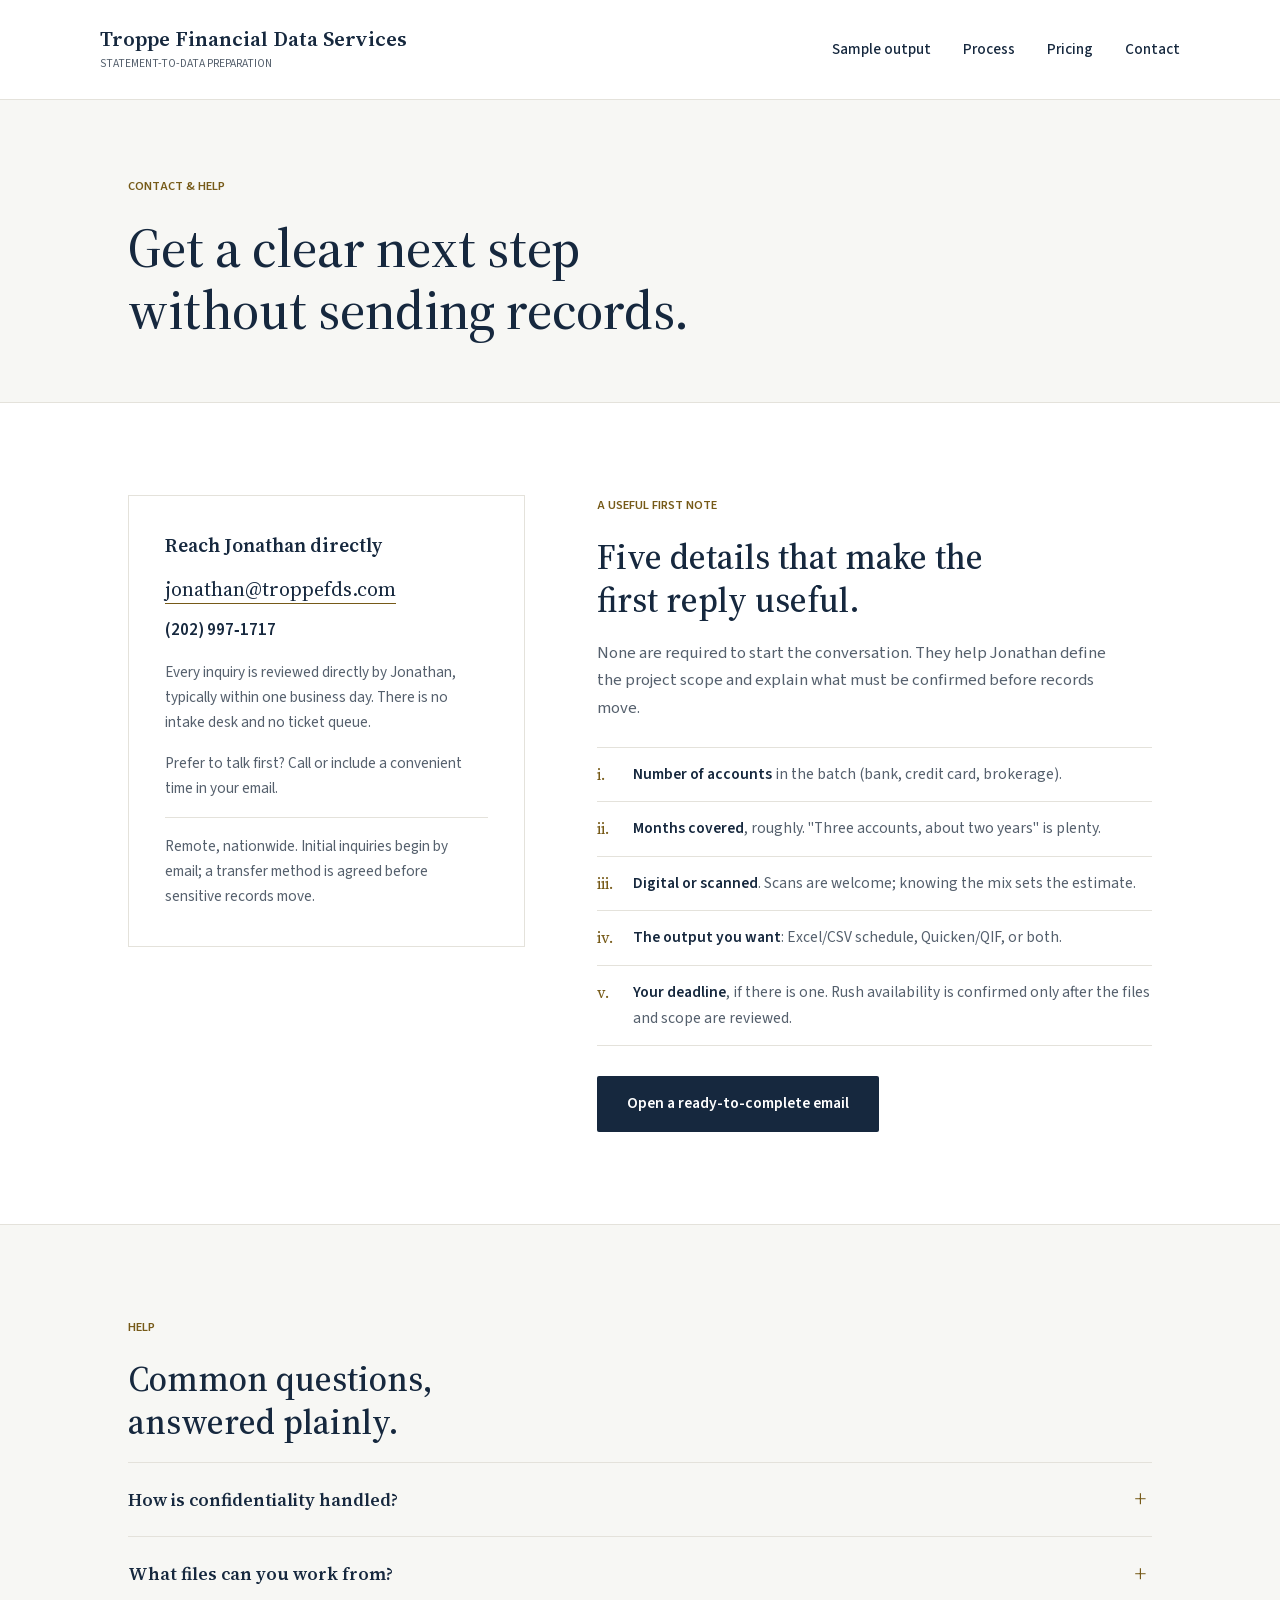
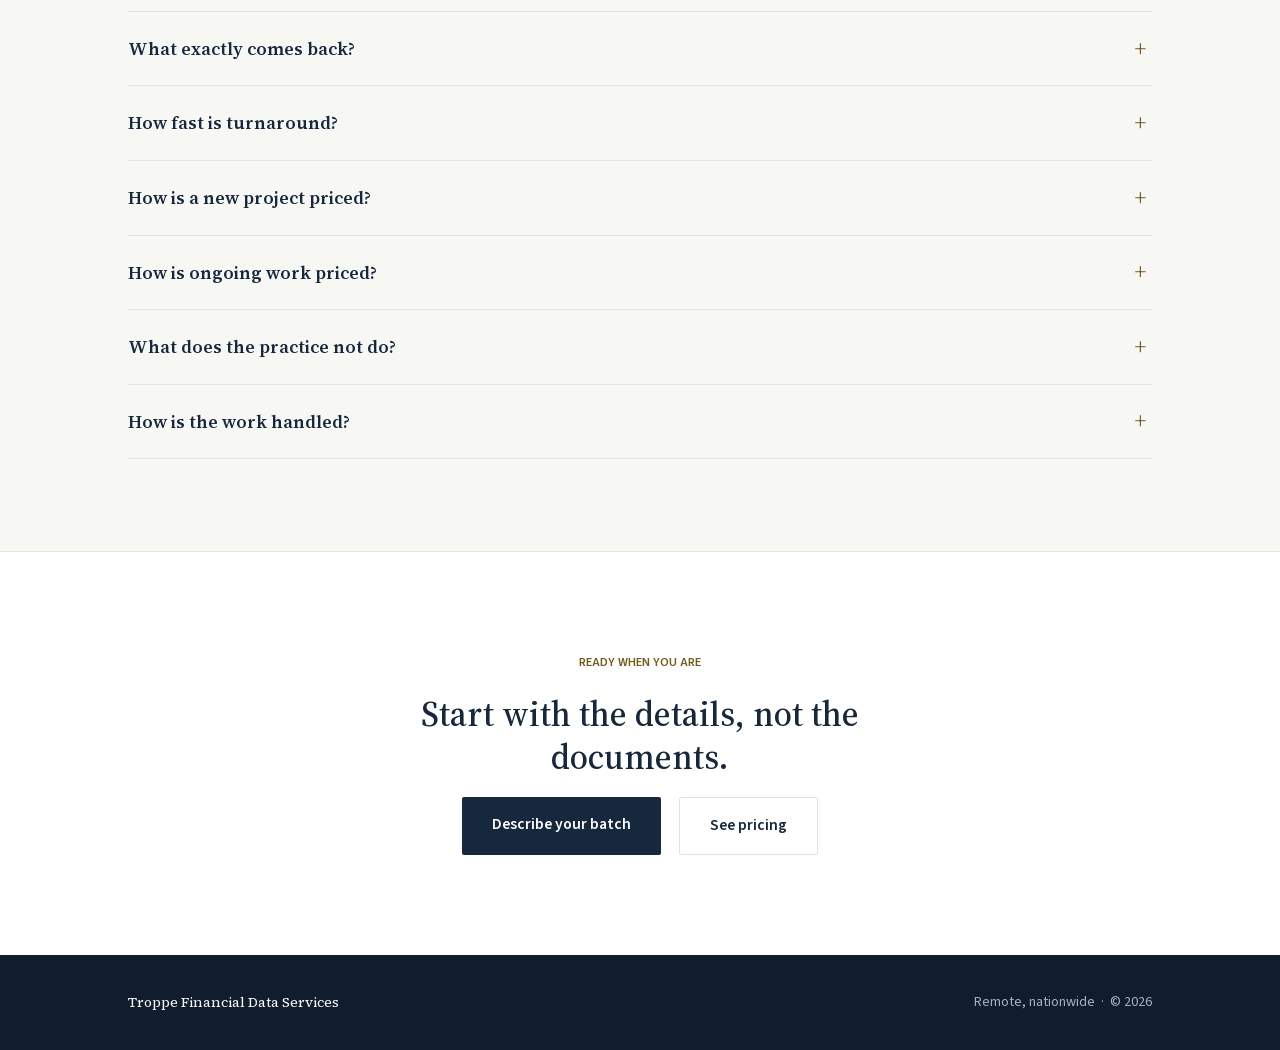
<file: contact.html>
<!DOCTYPE html>
<html lang="en">
<head>
<meta charset="UTF-8">
<meta name="viewport" content="width=device-width, initial-scale=1.0">
<title>Statement Data Preparation Pricing &amp; Contact | Troppe FDS</title>
<meta name="description" content="Ask about bank statement data preparation, accepted files, confidentiality, turnaround, pricing, and secure project setup. Contact Jonathan Troppe directly.">
<link rel="canonical" href="https://troppefds.com/contact.html">
<meta property="og:title" content="Contact Troppe Financial Data Services">
<meta property="og:description" content="Describe a statement batch and receive a clear next step without sending sensitive records.">
<meta property="og:url" content="https://troppefds.com/contact.html">
<meta property="og:type" content="website">
<meta property="og:image" content="https://troppefds.com/assets/troppefds-preview.png">
<meta name="twitter:card" content="summary_large_image">
<link rel="icon" href="favicon.svg" type="image/svg+xml">
<link rel="preload" href="assets/fonts/source-sans-3-latin.woff2" as="font" type="font/woff2" crossorigin>
<link rel="preload" href="assets/fonts/source-serif-4-latin.woff2" as="font" type="font/woff2" crossorigin>
<link rel="stylesheet" href="styles.min.css">
</head>
<body>

<header>
  <div class="wrap header-inner">
    <a class="wordmark" href="index.html">
      <span class="name">Troppe Financial Data Services</span>
      <span class="tag">Statement-to-data preparation</span>
    </a>
    <nav aria-label="Main">
      <a href="index.html#sample">Sample output</a>
      <a href="index.html#process">Process</a>
      <a href="index.html#pilot">Pricing</a>
      <a href="contact.html" aria-current="page">Contact</a>
    </nav>
  </div>
</header>

<main>
  <div class="page-title">
    <div class="wrap">
      <p class="eyebrow">Contact &amp; help</p>
      <h1 class="page-heading">Get a clear next step without sending records.</h1>
    </div>
  </div>

  <section id="contact">
    <div class="wrap contact-grid">
      <div class="contact-panel">
        <h2>Reach Jonathan directly</h2>
        <a class="big-mail" href="mailto:jonathan@troppefds.com">jonathan@troppefds.com</a>
        <a class="big-phone" href="tel:+12029971717">(202)&nbsp;997&#8209;1717</a>
        <p>Every inquiry is reviewed directly by Jonathan, typically within one business day. There is no intake desk and no ticket queue.</p>
        <p>Prefer to talk first? Call or include a convenient time in your email.</p>
        <p class="contact-note">Remote, nationwide. Initial inquiries begin by email; a transfer method is agreed before sensitive records move.</p>
      </div>
      <div>
        <p class="eyebrow">A useful first note</p>
        <h2>Five details that make the first reply useful.</h2>
        <p class="section-intro intro-tight">None are required to start the conversation. They help Jonathan define the project scope and explain what must be confirmed before records move.</p>
        <ul class="include-list">
          <li><span class="mark">i.</span><span><b>Number of accounts</b> in the batch (bank, credit card, brokerage).</span></li>
          <li><span class="mark">ii.</span><span><b>Months covered</b>, roughly. "Three accounts, about two years" is plenty.</span></li>
          <li><span class="mark">iii.</span><span><b>Digital or scanned</b>. Scans are welcome; knowing the mix sets the estimate.</span></li>
          <li><span class="mark">iv.</span><span><b>The output you want</b>: Excel/CSV schedule, Quicken/QIF, or both.</span></li>
          <li><span class="mark">v.</span><span><b>Your deadline</b>, if there is one. Rush availability is confirmed only after the files and scope are reviewed.</span></li>
        </ul>
        <a class="btn btn-navy btn-spaced" href="mailto:jonathan@troppefds.com?subject=Website%20%7C%20Statement%20batch%20inquiry&amp;body=Hi%20Jonathan%2C%0A%0AAccounts%3A%0AMonths%3A%0AFiles%3A%20digital%20PDFs%20or%20scans%0AOutput%3A%20Excel%2FCSV%2C%20QIF%2C%20or%20both%0ADeadline%3A%0A">Open a ready-to-complete email</a>
      </div>
    </div>
  </section>

  <section class="soft" id="help">
    <div class="wrap">
      <p class="eyebrow">Help</p>
      <h2>Common questions, answered plainly.</h2>
      <div class="faq">
        <details>
          <summary>How is confidentiality handled?</summary>
          <div class="a">
            <p>An NDA can be signed before sensitive records change hands, and redacted samples are welcome whenever the matter allows them. The transfer method and document-retention instructions are confirmed in writing before files are requested.</p>
            <p>Please do not attach bank statements or other sensitive records to an initial inquiry.</p>
            <p>The practice prepares data only, so it never appears in your case as an expert or opinion-giver, and your engagement's independence stays intact.</p>
          </div>
        </details>
        <details>
          <summary>What files can you work from?</summary>
          <div class="a">
            <p>Bank and credit-card statements as PDFs, whether digitally generated or scanned. Imperfect scans, odd layouts, and older statements can be reviewed. Brokerage statements and unfamiliar formats require a sample review before they are included in a quote.</p>
          </div>
        </details>
        <details>
          <summary>What exactly comes back?</summary>
          <div class="a">
            <p>Four things: a transaction schedule (clean CSV or Excel, one row per transaction), Quicken/QIF import files when the workflow uses them, an exception schedule listing every entry that could not be resolved with certainty, and a reconciliation summary documenting the checks performed against the statements.</p>
            <p>Nothing is silently guessed. If an item is uncertain, it is flagged, not buried.</p>
          </div>
        </details>
        <details>
          <summary>How fast is turnaround?</summary>
          <div class="a">
            <p>The delivery schedule is confirmed after the sample files, file quality, output, and scope are reviewed. Larger projects receive a separate written schedule before work begins. Rush availability is never assumed.</p>
          </div>
        </details>
        <details>
          <summary>How is a new project priced?</summary>
          <div class="a">
            <p>Standard monthly bank- and credit-card statement preparation is $30 per statement, with a $250 project minimum. Before work begins, the statement count, output, deadline, and one written price are agreed. Large, messy, scanned, or unfamiliar files may need a paid validation batch to confirm scope; it is not a required first step. Agreement terms and a secure-transfer method are confirmed before unredacted records move.</p>
          </div>
        </details>
        <details>
          <summary>How is ongoing work priced?</summary>
          <div class="a">
            <p>Ongoing work is quoted by batch after a sample review. The quote considers statement volume, scan quality, requested output, and deadline. Large projects may qualify for volume pricing when the sample shows repeatable formats and an efficient workflow. A written price and schedule always precede the work.</p>
          </div>
        </details>
        <details>
          <summary>What does the practice not do?</summary>
          <div class="a">
            <p>Accounting opinions, legal conclusions, tax advice, investment or lending advice, forensic findings, valuation conclusions, expert testimony, or other professional judgments. Those remain entirely with your team. The service ends where judgment begins: you receive reviewed, reconciled, well-documented data and take it from there.</p>
          </div>
        </details>
        <details>
          <summary>How is the work handled?</summary>
          <div class="a">
            <p>Engagements remain under the direct control of Troppe Financial Data Services. Work is not passed to offshore data-entry shops or anonymous labor pools, and questions are handled directly through the practice.</p>
          </div>
        </details>
      </div>
    </div>
  </section>

  <section class="contact" id="write">
    <div class="wrap">
      <p class="eyebrow">Ready when you are</p>
      <h2>Start with the details, not the documents.</h2>
      <div class="contact-actions">
        <a class="btn btn-navy" href="mailto:jonathan@troppefds.com?subject=Website%20%7C%20Statement%20batch%20inquiry&amp;body=Hi%20Jonathan%2C%0A%0AAccounts%3A%0AMonths%3A%0AFiles%3A%20digital%20PDFs%20or%20scans%0AOutput%3A%20Excel%2FCSV%2C%20QIF%2C%20or%20both%0ADeadline%3A%0A">Describe your batch</a>
        <a class="btn btn-line" href="index.html#pilot">See pricing</a>
      </div>
    </div>
  </section>
</main>

<footer>
  <div class="wrap footer-inner">
    <span class="fm">Troppe Financial Data Services</span>
    <span>Remote, nationwide &nbsp;&#183;&nbsp; &#169; 2026</span>
  </div>
</footer>

</body>
</html>
</file>
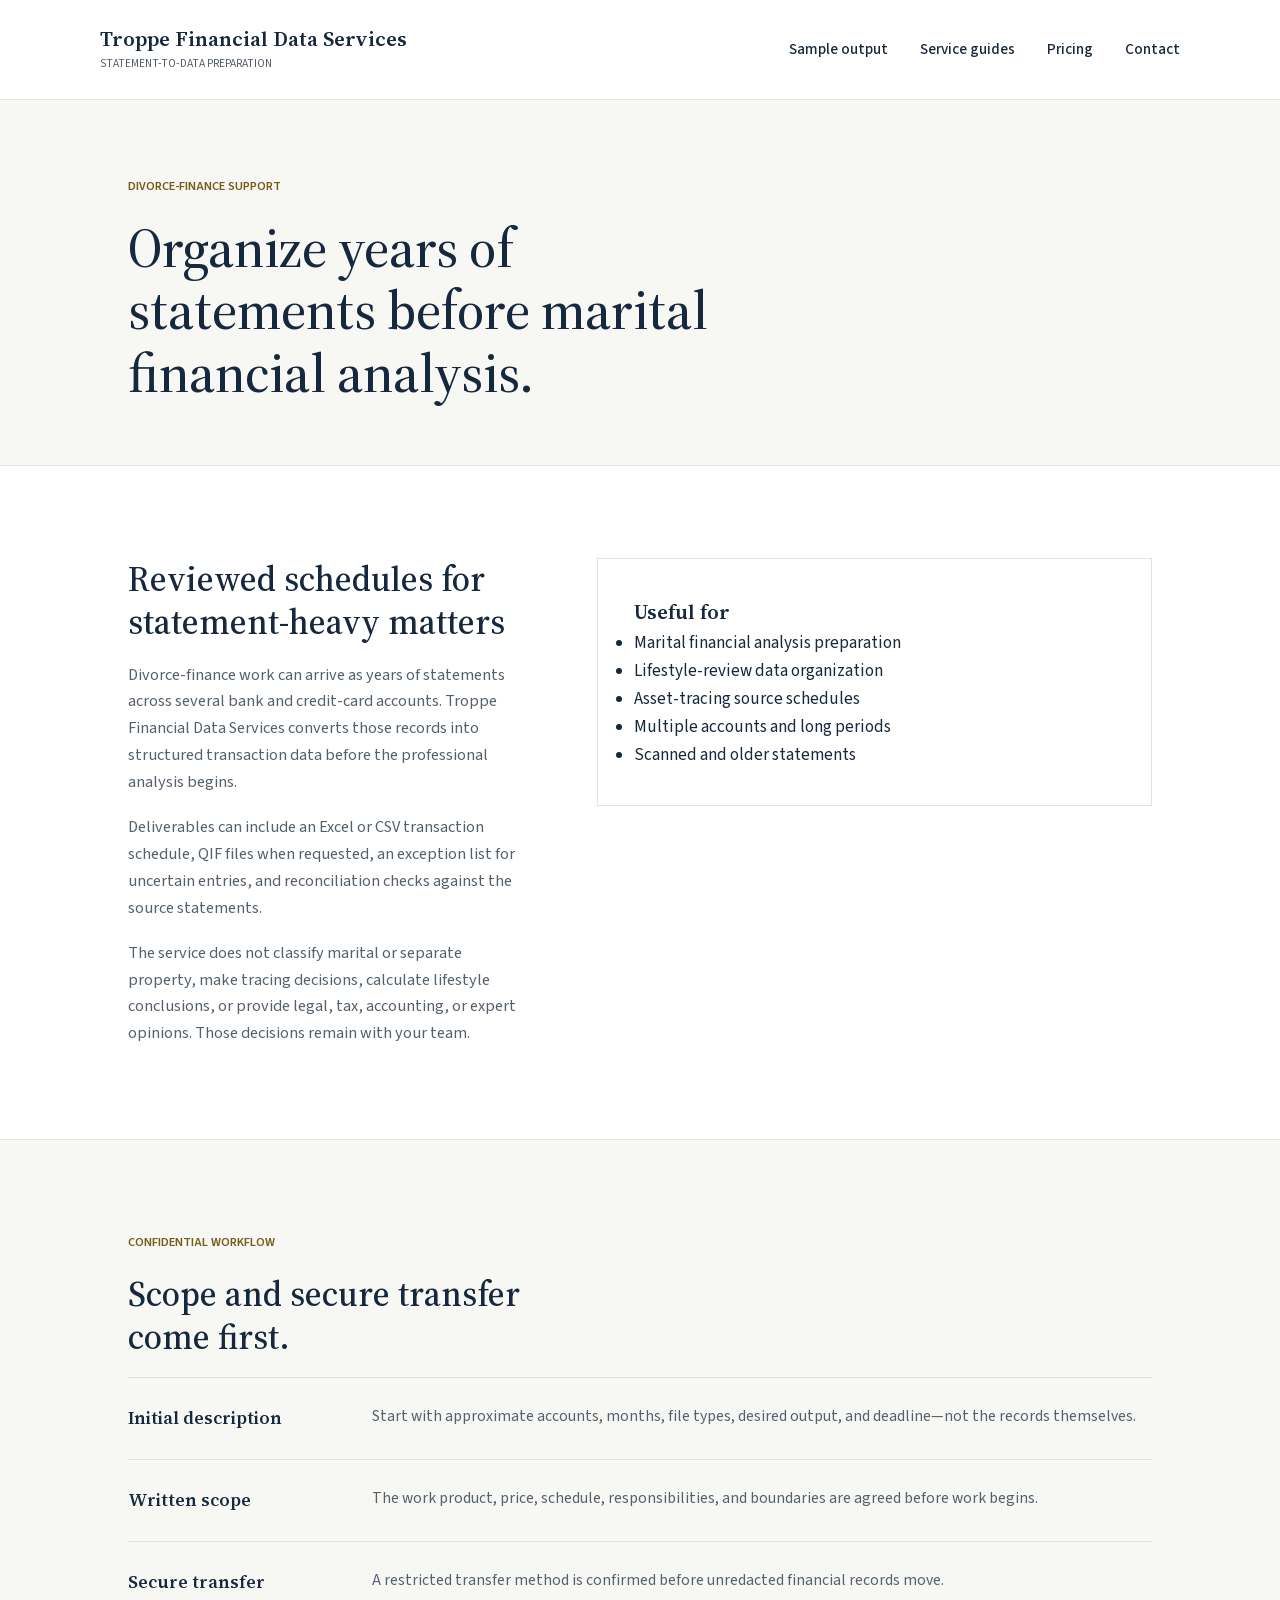
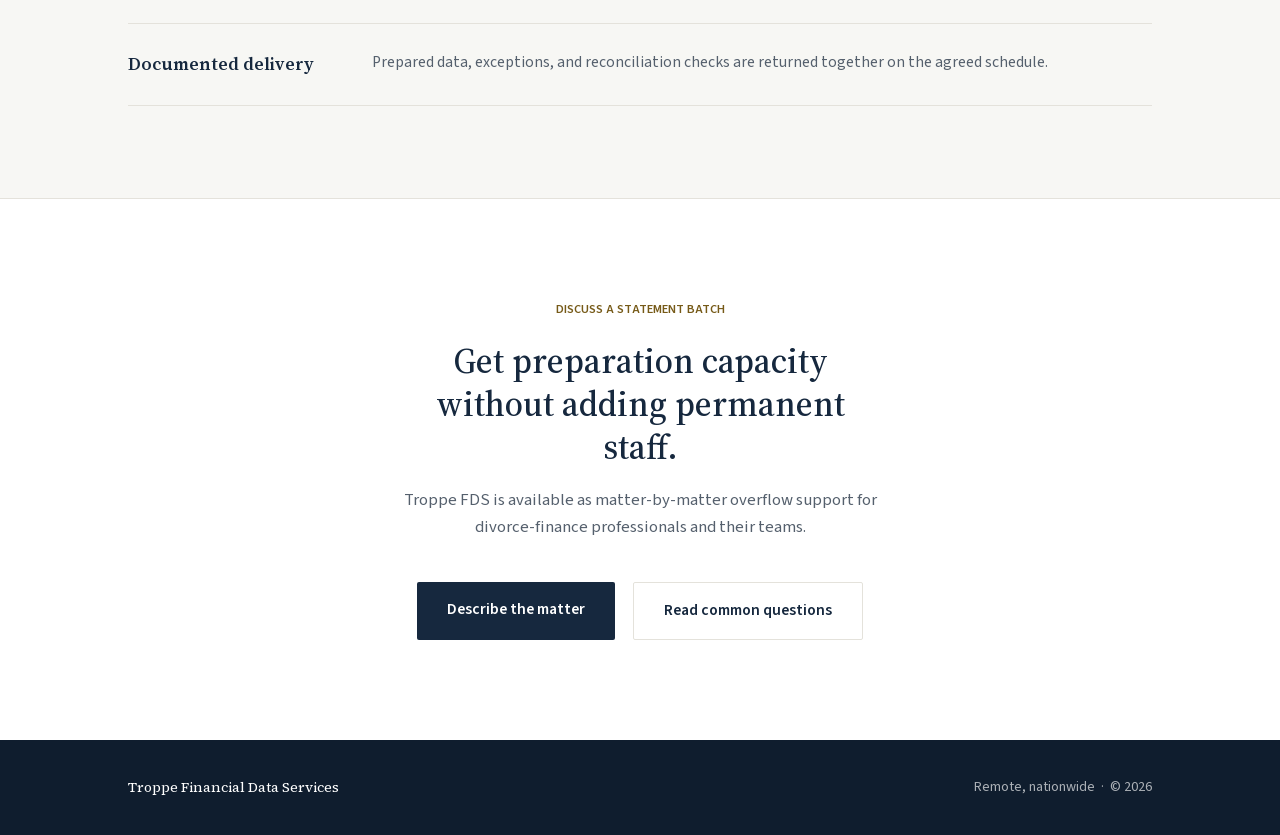
<file: divorce-financial-statement-preparation.html>
<!DOCTYPE html>
<html lang="en">
<head>
<meta charset="UTF-8">
<meta name="viewport" content="width=device-width, initial-scale=1.0">
<title>Divorce Financial Statement Preparation | Troppe FDS</title>
<meta name="description" content="Reviewed bank and credit-card transaction schedules for divorce-finance professionals handling marital analysis, lifestyle review, or asset-tracing work.">
<link rel="canonical" href="https://troppefds.com/divorce-financial-statement-preparation.html">
<meta property="og:title" content="Divorce Financial Statement Preparation | Troppe FDS">
<meta property="og:description" content="Statement data prepared for marital financial analysis and asset-tracing workflows.">
<meta property="og:url" content="https://troppefds.com/divorce-financial-statement-preparation.html">
<meta property="og:type" content="website">
<meta property="og:image" content="https://troppefds.com/assets/troppefds-preview.png">
<meta name="twitter:card" content="summary_large_image">
<link rel="icon" href="favicon.svg" type="image/svg+xml">
<link rel="stylesheet" href="styles.min.css">
<script type="application/ld+json">
{"@context":"https://schema.org","@type":"Service","name":"Divorce financial statement preparation","url":"https://troppefds.com/divorce-financial-statement-preparation.html","provider":{"@type":"Organization","name":"Troppe Financial Data Services","url":"https://troppefds.com/"},"areaServed":"US","serviceType":"Bank and credit-card statement data preparation for divorce-finance teams"}
</script>
</head>
<body>
<header><div class="wrap header-inner"><a class="wordmark" href="index.html"><span class="name">Troppe Financial Data Services</span><span class="tag">Statement-to-data preparation</span></a><nav aria-label="Main"><a href="index.html#sample">Sample output</a><a href="index.html#service-guides">Service guides</a><a href="index.html#pilot">Pricing</a><a href="contact.html">Contact</a></nav></div></header>
<main>
  <div class="page-title"><div class="wrap"><p class="eyebrow">Divorce-finance support</p><h1 class="page-heading">Organize years of statements before marital financial analysis.</h1></div></div>
  <section><div class="wrap principal-grid"><div class="principal-body"><h2>Reviewed schedules for statement-heavy matters</h2><p>Divorce-finance work can arrive as years of statements across several bank and credit-card accounts. Troppe Financial Data Services converts those records into structured transaction data before the professional analysis begins.</p><p>Deliverables can include an Excel or CSV transaction schedule, QIF files when requested, an exception list for uncertain entries, and reconciliation checks against the source statements.</p><p>The service does not classify marital or separate property, make tracing decisions, calculate lifestyle conclusions, or provide legal, tax, accounting, or expert opinions. Those decisions remain with your team.</p></div><div class="principal-card"><div class="p-name">Useful for</div><ul><li>Marital financial analysis preparation</li><li>Lifestyle-review data organization</li><li>Asset-tracing source schedules</li><li>Multiple accounts and long periods</li><li>Scanned and older statements</li></ul></div></div></section>
  <section class="soft"><div class="wrap"><p class="eyebrow">Confidential workflow</p><h2>Scope and secure transfer come first.</h2><ul class="deliver-list"><li><h3>Initial description</h3><p>Start with approximate accounts, months, file types, desired output, and deadline—not the records themselves.</p></li><li><h3>Written scope</h3><p>The work product, price, schedule, responsibilities, and boundaries are agreed before work begins.</p></li><li><h3>Secure transfer</h3><p>A restricted transfer method is confirmed before unredacted financial records move.</p></li><li><h3>Documented delivery</h3><p>Prepared data, exceptions, and reconciliation checks are returned together on the agreed schedule.</p></li></ul></div></section>
  <section class="contact"><div class="wrap"><p class="eyebrow">Discuss a statement batch</p><h2>Get preparation capacity without adding permanent staff.</h2><p class="section-intro">Troppe FDS is available as matter-by-matter overflow support for divorce-finance professionals and their teams.</p><div class="contact-actions"><a class="btn btn-navy" href="mailto:jonathan@troppefds.com?subject=Divorce-finance%20statement%20preparation">Describe the matter</a><a class="btn btn-line" href="contact.html#help">Read common questions</a></div></div></section>
</main>
<footer><div class="wrap footer-inner"><span class="fm">Troppe Financial Data Services</span><span>Remote, nationwide &nbsp;&#183;&nbsp; &#169; 2026</span></div></footer>
</body>
</html>
</file>
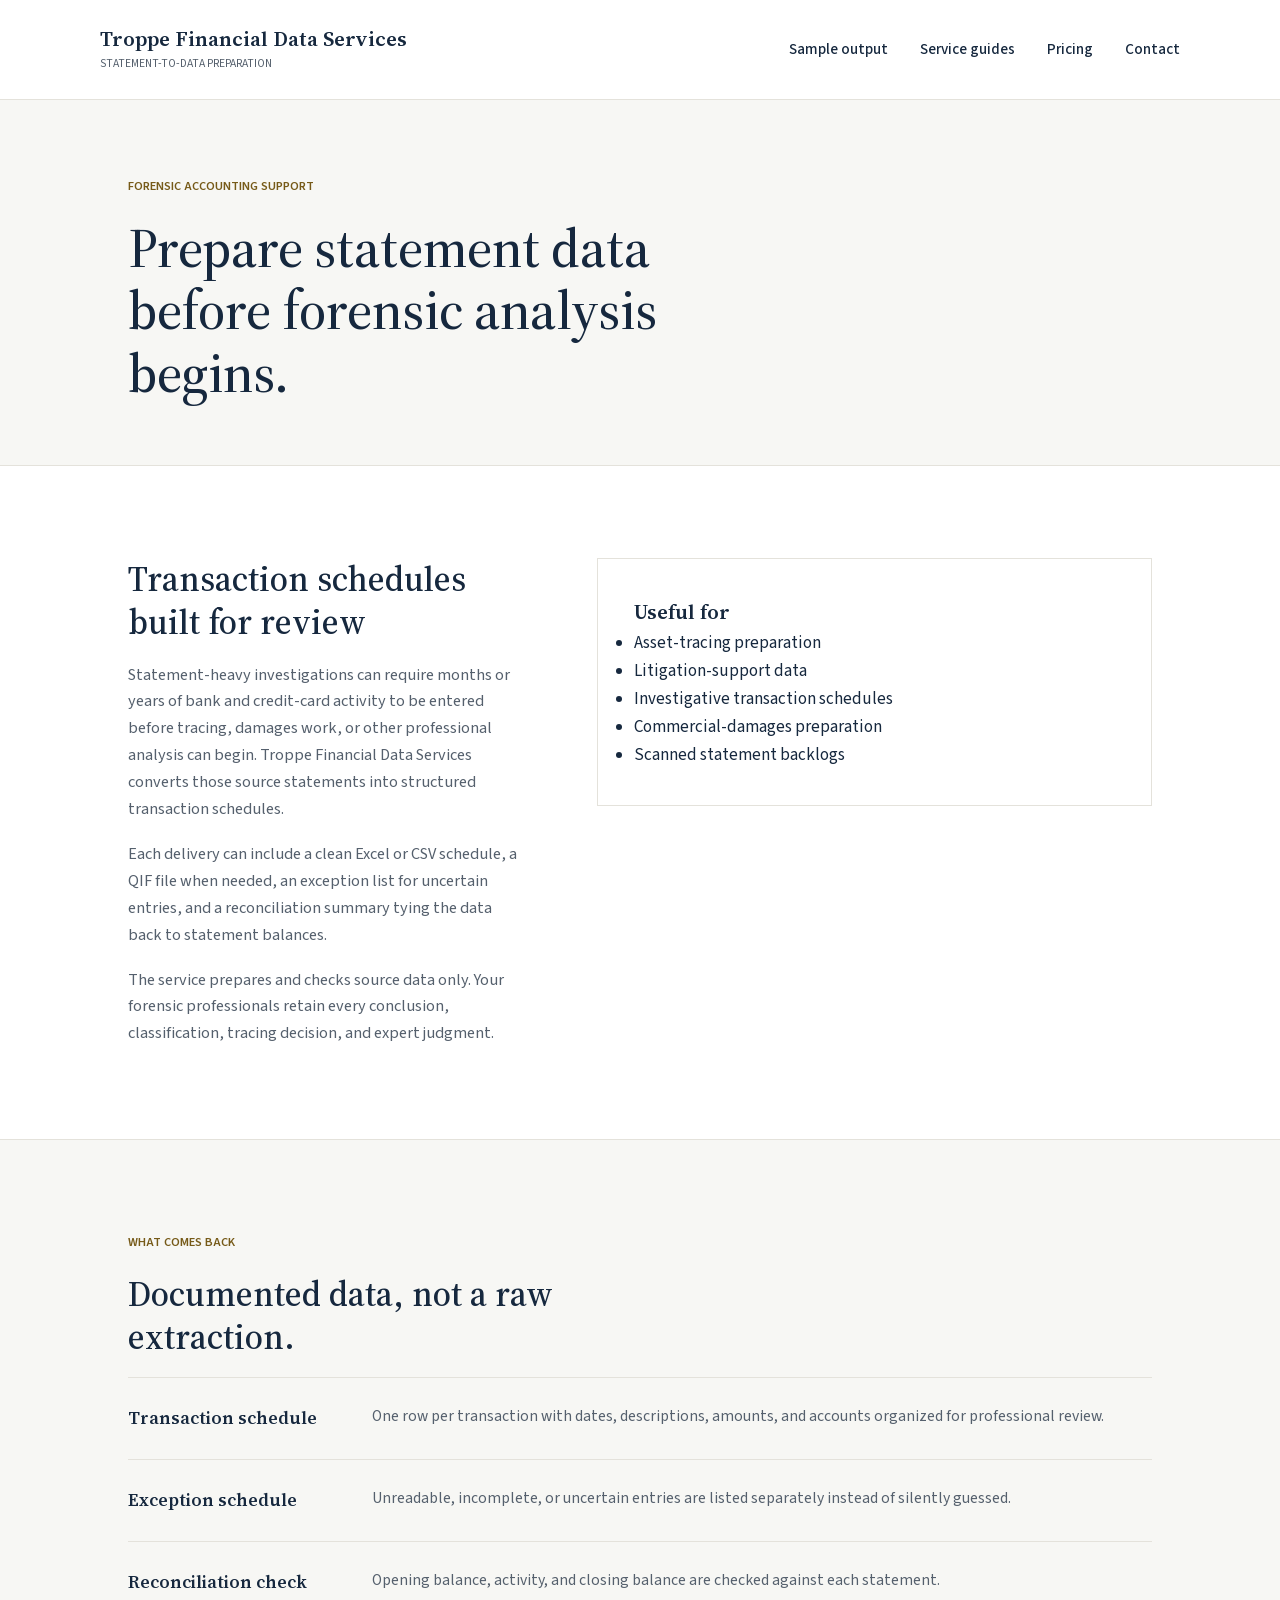
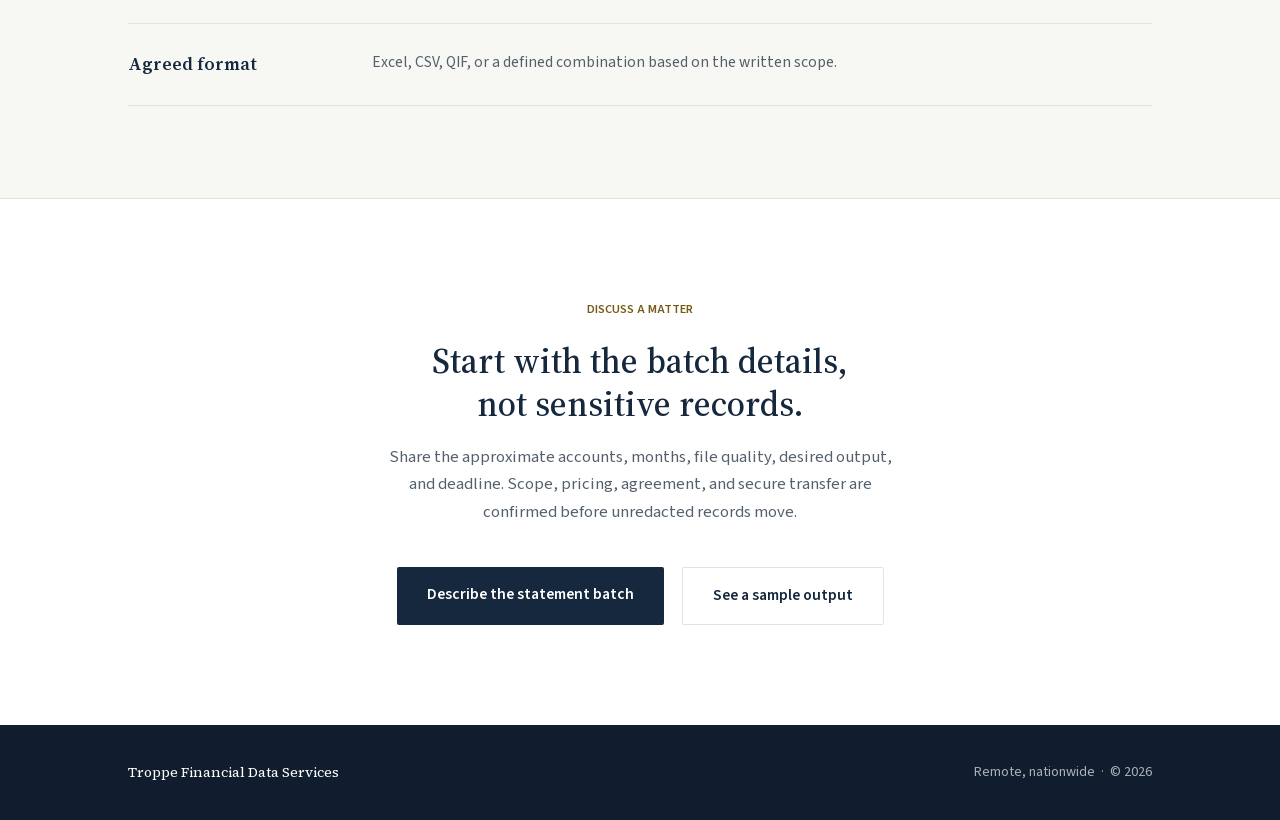
<file: forensic-accounting-statement-preparation.html>
<!DOCTYPE html>
<html lang="en">
<head>
<meta charset="UTF-8">
<meta name="viewport" content="width=device-width, initial-scale=1.0">
<title>Forensic Accounting Statement Preparation | Troppe FDS</title>
<meta name="description" content="Reviewed bank and credit-card transaction schedules for forensic accounting, litigation support, tracing, investigations, and damages workflows.">
<link rel="canonical" href="https://troppefds.com/forensic-accounting-statement-preparation.html">
<meta property="og:title" content="Forensic Accounting Statement Preparation | Troppe FDS">
<meta property="og:description" content="Statement data prepared and checked before forensic professionals begin analysis.">
<meta property="og:url" content="https://troppefds.com/forensic-accounting-statement-preparation.html">
<meta property="og:type" content="website">
<meta property="og:image" content="https://troppefds.com/assets/troppefds-preview.png">
<meta name="twitter:card" content="summary_large_image">
<link rel="icon" href="favicon.svg" type="image/svg+xml">
<link rel="stylesheet" href="styles.min.css">
<script type="application/ld+json">
{"@context":"https://schema.org","@type":"Service","name":"Forensic accounting statement preparation","url":"https://troppefds.com/forensic-accounting-statement-preparation.html","provider":{"@type":"Organization","name":"Troppe Financial Data Services","url":"https://troppefds.com/"},"areaServed":"US","serviceType":"Bank and credit-card statement data preparation for forensic accounting teams"}
</script>
</head>
<body>
<header><div class="wrap header-inner"><a class="wordmark" href="index.html"><span class="name">Troppe Financial Data Services</span><span class="tag">Statement-to-data preparation</span></a><nav aria-label="Main"><a href="index.html#sample">Sample output</a><a href="index.html#service-guides">Service guides</a><a href="index.html#pilot">Pricing</a><a href="contact.html">Contact</a></nav></div></header>
<main>
  <div class="page-title"><div class="wrap"><p class="eyebrow">Forensic accounting support</p><h1 class="page-heading">Prepare statement data before forensic analysis begins.</h1></div></div>
  <section><div class="wrap principal-grid"><div class="principal-body"><h2>Transaction schedules built for review</h2><p>Statement-heavy investigations can require months or years of bank and credit-card activity to be entered before tracing, damages work, or other professional analysis can begin. Troppe Financial Data Services converts those source statements into structured transaction schedules.</p><p>Each delivery can include a clean Excel or CSV schedule, a QIF file when needed, an exception list for uncertain entries, and a reconciliation summary tying the data back to statement balances.</p><p>The service prepares and checks source data only. Your forensic professionals retain every conclusion, classification, tracing decision, and expert judgment.</p></div><div class="principal-card"><div class="p-name">Useful for</div><ul><li>Asset-tracing preparation</li><li>Litigation-support data</li><li>Investigative transaction schedules</li><li>Commercial-damages preparation</li><li>Scanned statement backlogs</li></ul></div></div></section>
  <section class="soft"><div class="wrap"><p class="eyebrow">What comes back</p><h2>Documented data, not a raw extraction.</h2><ul class="deliver-list"><li><h3>Transaction schedule</h3><p>One row per transaction with dates, descriptions, amounts, and accounts organized for professional review.</p></li><li><h3>Exception schedule</h3><p>Unreadable, incomplete, or uncertain entries are listed separately instead of silently guessed.</p></li><li><h3>Reconciliation check</h3><p>Opening balance, activity, and closing balance are checked against each statement.</p></li><li><h3>Agreed format</h3><p>Excel, CSV, QIF, or a defined combination based on the written scope.</p></li></ul></div></section>
  <section class="contact"><div class="wrap"><p class="eyebrow">Discuss a matter</p><h2>Start with the batch details, not sensitive records.</h2><p class="section-intro">Share the approximate accounts, months, file quality, desired output, and deadline. Scope, pricing, agreement, and secure transfer are confirmed before unredacted records move.</p><div class="contact-actions"><a class="btn btn-navy" href="mailto:jonathan@troppefds.com?subject=Forensic%20accounting%20statement%20preparation">Describe the statement batch</a><a class="btn btn-line" href="index.html#sample">See a sample output</a></div></div></section>
</main>
<footer><div class="wrap footer-inner"><span class="fm">Troppe Financial Data Services</span><span>Remote, nationwide &nbsp;&#183;&nbsp; &#169; 2026</span></div></footer>
</body>
</html>
</file>
<file: styles.min.css>
@font-face{font-family:"Source Sans 3";src:url("assets/fonts/source-sans-3-latin.woff2") format("woff2");font-style:normal;font-weight:400 600;font-display:swap}@font-face{font-family:"Source Serif 4";src:url("assets/fonts/source-serif-4-latin.woff2") format("woff2");font-style:normal;font-weight:400 600;font-display:swap}:root{--navy:#16283E;--navy-deep:#0F1D2E;--paper:#FFFFFF;--paper-soft:#F7F7F4;--stone:#55606D;--brass:#765A18;--line:#E4E2DB;--line-navy:rgba(255,255,255,0.18);--serif:"Source Serif 4",Georgia,"Times New Roman",serif;--sans:"Source Sans 3",-apple-system,"Segoe UI",sans-serif}*{margin:0;padding:0;box-sizing:border-box}html{scroll-behavior:smooth}@media (prefers-reduced-motion:reduce){html{scroll-behavior:auto}*,::after,::before{animation:none!important;transition:none!important}}body{font-family:var(--sans);background:var(--paper);color:var(--navy);line-height:1.65;font-size:17px}.wrap{max-width:1080px;margin:0 auto;padding:0 28px}a:focus-visible{outline:3px solid var(--brass);outline-offset:3px}.eyebrow{font-size:.78rem;letter-spacing:0;text-transform:uppercase;color:var(--brass);font-weight:600;margin-bottom:20px}header{background:var(--paper);border-bottom:1px solid var(--line)}.header-inner{display:flex;align-items:center;justify-content:space-between;padding:26px 0;gap:20px;flex-wrap:wrap}.wordmark{text-decoration:none;color:var(--navy);line-height:1.25}.wordmark .name{font-family:var(--serif);font-size:1.3rem;font-weight:600;letter-spacing:0;display:block}.wordmark .tag{font-size:.72rem;letter-spacing:0;text-transform:uppercase;color:var(--stone)}nav{display:flex;gap:32px;font-size:.95rem;font-weight:500}nav a{text-decoration:none;color:var(--navy)}nav a:hover{color:var(--brass)}.hero{background:var(--navy);color:#fff;padding:82px 0 76px}.hero .eyebrow{color:#c9a85c}h1{font-family:var(--serif);font-weight:500;font-size:3.4rem;line-height:1.15;letter-spacing:0;max-width:21ch;margin-bottom:26px}.hero .lede{font-size:1.15rem;color:rgba(255,255,255,.88);max-width:56ch;margin-bottom:20px}.hero-rule{width:64px;height:2px;background:var(--brass);margin-bottom:28px}.hero-proof{color:rgba(255,255,255,.68);font-size:.88rem;margin-bottom:32px}.cta-row{display:flex;gap:18px;flex-wrap:wrap;align-items:center}.btn{display:inline-block;text-decoration:none;font-weight:600;font-size:.98rem;padding:15px 30px;border-radius:2px}.btn-light{background:#fff;color:var(--navy)}.btn-light:hover{background:#edebe4}.hero-link{color:#fff;text-underline-offset:5px;font-size:.96rem;font-weight:600}.hero-link:hover{color:#e4c36f}.btn-outline{border:1px solid var(--line-navy);color:#fff}.btn-outline:hover{border-color:rgba(255,255,255,.5)}.assurance{background:var(--paper);border-bottom:1px solid var(--line)}.assurance-grid{display:grid;grid-template-columns:repeat(3,1fr)}.assurance-cell{padding:34px 32px;border-left:1px solid var(--line)}.assurance-cell:first-child{border-left:none;padding-left:0}.assurance-cell h2{font-family:var(--serif);font-size:1.15rem;line-height:1.4;font-weight:600;margin-bottom:4px}.assurance-cell p{font-size:.92rem;color:var(--stone)}section{padding:92px 0}section.soft{background:var(--paper-soft);border-top:1px solid var(--line);border-bottom:1px solid var(--line)}h2{font-family:var(--serif);font-weight:500;font-size:2.15rem;line-height:1.25;margin-bottom:18px;max-width:26ch}.section-intro{color:var(--stone);max-width:64ch;margin-bottom:48px;font-size:1.05rem}.two-col{display:grid;grid-template-columns:5fr 7fr;gap:72px;align-items:start}.sample-section{background:#f1f4f5;border-bottom:1px solid var(--line)}.sample-heading{display:grid;grid-template-columns:1fr 1fr;gap:72px;align-items:end;margin-bottom:36px}.sample-heading h2{margin-bottom:0}.sample-heading>p{color:var(--stone);max-width:52ch}.sample-shell{display:grid;grid-template-columns:minmax(0,2fr) minmax(260px,0.72fr);border:1px solid #cbd2d5;background:#fff;box-shadow:0 16px 34px rgba(15,29,46,.08)}.sample-data{min-width:0;border-right:1px solid #cbd2d5}.sample-toolbar{min-height:48px;padding:12px 18px;background:var(--navy);color:#fff;display:flex;justify-content:space-between;align-items:center;gap:16px;font-size:.9rem;font-weight:600}.sample-toolbar span:last-child{color:#d9bd78;font-size:.74rem;text-transform:uppercase}.table-scroll{overflow-x:auto}.sample-shell table{width:100%;min-width:720px;border-collapse:collapse;font-size:.8rem;line-height:1.35}.sample-shell th{text-align:left;background:#eef1f2;color:#4c5965;font-size:.7rem;text-transform:uppercase;font-weight:600;padding:11px 13px;border-bottom:1px solid #cbd2d5;white-space:nowrap}.sample-shell td{padding:13px;border-bottom:1px solid #e5e8e9;color:#26394c;white-space:nowrap}.sample-shell tbody tr:last-child td{border-bottom:0}.status-flag,.status-ok{display:inline-block;font-size:.7rem;font-weight:600}.status-ok{color:#287050}.status-flag{color:#996514}.recon-panel{padding:24px;background:#fbfbf9}.recon-label{font-family:var(--serif);font-size:1.1rem;font-weight:600;margin-bottom:16px}.recon-panel dl>div{display:flex;justify-content:space-between;gap:16px;padding:8px 0;border-bottom:1px solid #e5e2d9;font-size:.82rem}.recon-panel dt{color:var(--stone)}.recon-panel dd{font-variant-numeric:tabular-nums;font-weight:600}.recon-panel .recon-total{border-top:1px solid var(--navy);margin-top:8px;padding-top:12px}.recon-result{margin-top:18px;padding:11px 12px;background:#e5f1ea;color:#215e43;font-size:.82rem;font-weight:600}.recon-result span{margin-right:6px}.exception-note{margin-top:16px;color:var(--stone);font-size:.79rem;line-height:1.45}.sample-caption{color:#56616b;font-size:.78rem;margin-top:12px}.clients-grid{display:grid;grid-template-columns:1fr 1fr;gap:0;border-top:1px solid var(--line)}.client{padding:30px 0 30px;border-bottom:1px solid var(--line)}.clients-grid .client:nth-child(odd){padding-right:44px}.clients-grid .client:nth-child(2n){padding-left:44px;border-left:1px solid var(--line)}.client h3{font-family:var(--serif);font-size:1.25rem;font-weight:600;margin-bottom:8px}.client p{font-size:.97rem;color:var(--stone)}.deliver-list{list-style:none;border-top:1px solid var(--line)}.deliver-list li{padding:26px 0;border-bottom:1px solid var(--line);display:grid;grid-template-columns:220px 1fr;gap:24px}.deliver-list h3{font-family:var(--serif);font-size:1.1rem;font-weight:600}.deliver-list p{color:var(--stone);font-size:.98rem}.steps{display:grid;grid-template-columns:repeat(3,1fr);gap:48px}.step .step-label{font-family:var(--serif);color:var(--brass);font-size:1rem;font-style:italic;display:block;margin-bottom:12px}.step{border-top:1px solid var(--navy);padding-top:20px}.step h3{font-family:var(--serif);font-size:1.2rem;font-weight:600;margin-bottom:10px}.step p{font-size:.97rem;color:var(--stone)}.pilot-band{background:var(--navy);color:#fff;padding:88px 0}.pilot-band .eyebrow{color:#c9a85c}.pilot-band h2{color:#fff}.pilot-band .section-intro{color:rgba(255,255,255,.82);margin-bottom:40px}.terms{display:grid;grid-template-columns:repeat(4,1fr);border-left:1px solid var(--line-navy)}.term{padding:8px 28px 8px;border-right:1px solid var(--line-navy)}.term .k{font-size:.75rem;letter-spacing:0;text-transform:uppercase;color:rgba(255,255,255,.6);display:block;margin-bottom:6px}.term .v{font-family:var(--serif);font-size:1.35rem;font-weight:500}.term .u{display:block;font-size:.8rem;color:rgba(255,255,255,.6);margin-top:2px}.pilot-band .btn-light{margin-top:44px}.principal-grid{display:grid;grid-template-columns:5fr 7fr;gap:72px;align-items:start}.principal-card{border:1px solid var(--line);background:var(--paper);padding:36px}.principal-card .p-name{font-family:var(--serif);font-size:1.3rem;font-weight:600}.principal-card .p-role{font-size:.8rem;letter-spacing:0;text-transform:uppercase;color:var(--brass);margin-bottom:16px;margin-top:2px}.principal-summary{color:var(--stone);font-size:.97rem}.principal-card .p-contact{border-top:1px solid var(--line);margin-top:20px;padding-top:20px;font-size:.97rem}.principal-card .p-contact a{color:var(--navy);text-decoration:none;border-bottom:1px solid var(--brass)}.principal-card .p-contact div{margin-bottom:8px}.principal-body p{color:var(--stone);margin-bottom:18px;font-size:1.02rem}.principal-body p:last-child{margin-bottom:0}.eyebrow-compact{margin-bottom:14px}.contact{text-align:center;padding:100px 0}.contact h2{margin-left:auto;margin-right:auto}.contact .section-intro{margin-left:auto;margin-right:auto;margin-bottom:40px}.contact-actions{display:flex;gap:18px;justify-content:center;flex-wrap:wrap}.btn-navy{background:var(--navy);color:#fff}.btn-navy:hover{background:var(--navy-deep)}.btn-line{border:1px solid var(--line);color:var(--navy)}.btn-line:hover{border-color:var(--stone)}footer{background:var(--navy-deep);color:rgba(255,255,255,.65);font-size:.88rem;padding:36px 0}.footer-inner{display:flex;justify-content:space-between;gap:14px;flex-wrap:wrap}footer .fm{font-family:var(--serif);color:#fff}@media (max-width:900px){.principal-grid,.two-col{grid-template-columns:1fr;gap:40px}.sample-heading,.sample-shell{grid-template-columns:1fr;gap:28px}.sample-data{border-right:0;border-bottom:1px solid #cbd2d5}.assurance-grid{grid-template-columns:1fr}.assurance-cell{border-left:none;padding-left:0;padding-right:0;border-top:1px solid var(--line)}.assurance-cell:first-child{border-top:none}.steps{grid-template-columns:1fr;gap:32px}.terms{grid-template-columns:1fr 1fr;border-left:none}.term{border-right:none;border-left:1px solid var(--line-navy);margin-bottom:24px}.clients-grid{grid-template-columns:1fr}.clients-grid .client:nth-child(odd){padding-right:0}.clients-grid .client:nth-child(2n){padding-left:0;border-left:none}.deliver-list li{grid-template-columns:1fr;gap:6px}h1{font-size:2.75rem}h2{font-size:1.95rem}.hero{padding:64px 0 60px}section{padding:68px 0}}@media (max-width:640px){.wrap{padding-left:20px;padding-right:20px}.header-inner{align-items:flex-start;padding:20px 0}.wordmark .name{font-size:1.12rem}nav{width:100%;display:grid;grid-template-columns:repeat(2,minmax(0,1fr));gap:10px 18px;font-size:.9rem}nav a{min-width:0}h1{font-size:2.35rem}h2{font-size:1.75rem}.hero{padding:44px 0 46px}.hero .eyebrow{margin-bottom:14px}.hero h1{margin-bottom:18px}.hero-rule{margin-bottom:20px}.hero .lede{font-size:1.02rem;line-height:1.55;margin-bottom:14px}.hero-proof{font-size:.78rem;line-height:1.45;margin-bottom:24px}.cta-row{align-items:flex-start;gap:14px}.btn{padding:13px 19px}.sample-heading{gap:10px;margin-bottom:24px}.recon-panel{padding:20px}.terms{grid-template-columns:1fr}.contact-panel{padding:28px 22px}.contact-panel .big-mail{font-size:1rem;overflow-wrap:anywhere}}.page-title{padding:76px 0 60px;background:var(--paper-soft);border-bottom:1px solid var(--line)}.page-heading{color:var(--navy);max-width:24ch;margin-bottom:0}.contact-grid{display:grid;grid-template-columns:5fr 7fr;gap:72px;align-items:start}.contact-panel{border:1px solid var(--line);background:var(--paper);padding:36px}.contact-panel h2{font-family:var(--serif);font-size:1.2rem;line-height:1.4;font-weight:600;margin-bottom:14px}.contact-panel .big-mail{font-family:var(--serif);font-size:1.25rem;color:var(--navy);text-decoration:none;border-bottom:1px solid var(--brass)}.contact-panel .big-phone{display:block;width:fit-content;margin-top:10px;color:var(--navy);text-decoration:none;font-weight:600}.contact-panel p{color:var(--stone);font-size:.95rem;margin-top:16px}.contact-panel .contact-note{border-top:1px solid var(--line);padding-top:16px}.intro-tight{margin-bottom:24px}.btn-spaced{margin-top:30px}.include-list{list-style:none;border-top:1px solid var(--line);margin-top:10px}.include-list li{padding:14px 0;border-bottom:1px solid var(--line);display:grid;grid-template-columns:26px 1fr;gap:10px;color:var(--stone);font-size:.97rem}.include-list li b{color:var(--navy);font-weight:600}.include-list .mark{color:var(--brass);font-family:var(--serif)}.faq details{border-bottom:1px solid var(--line)}.faq details:first-of-type{border-top:1px solid var(--line)}.faq summary{font-family:var(--serif);font-size:1.12rem;font-weight:600;cursor:pointer;padding:22px 36px 22px 0;list-style:none;position:relative}.faq summary::-webkit-details-marker{display:none}.faq summary::after{content:"+";position:absolute;right:6px;top:50%;transform:translateY(-50%);font-family:var(--serif);color:var(--brass);font-size:1.4rem;font-weight:400}.faq details[open] summary::after{content:"\2212"}.faq .a{color:var(--stone);font-size:.99rem;padding:0 0 24px;max-width:68ch}.faq .a p{margin-bottom:12px}.faq .a p:last-child{margin-bottom:0}@media (max-width:900px){.contact-grid{grid-template-columns:1fr;gap:40px}}
</file>
